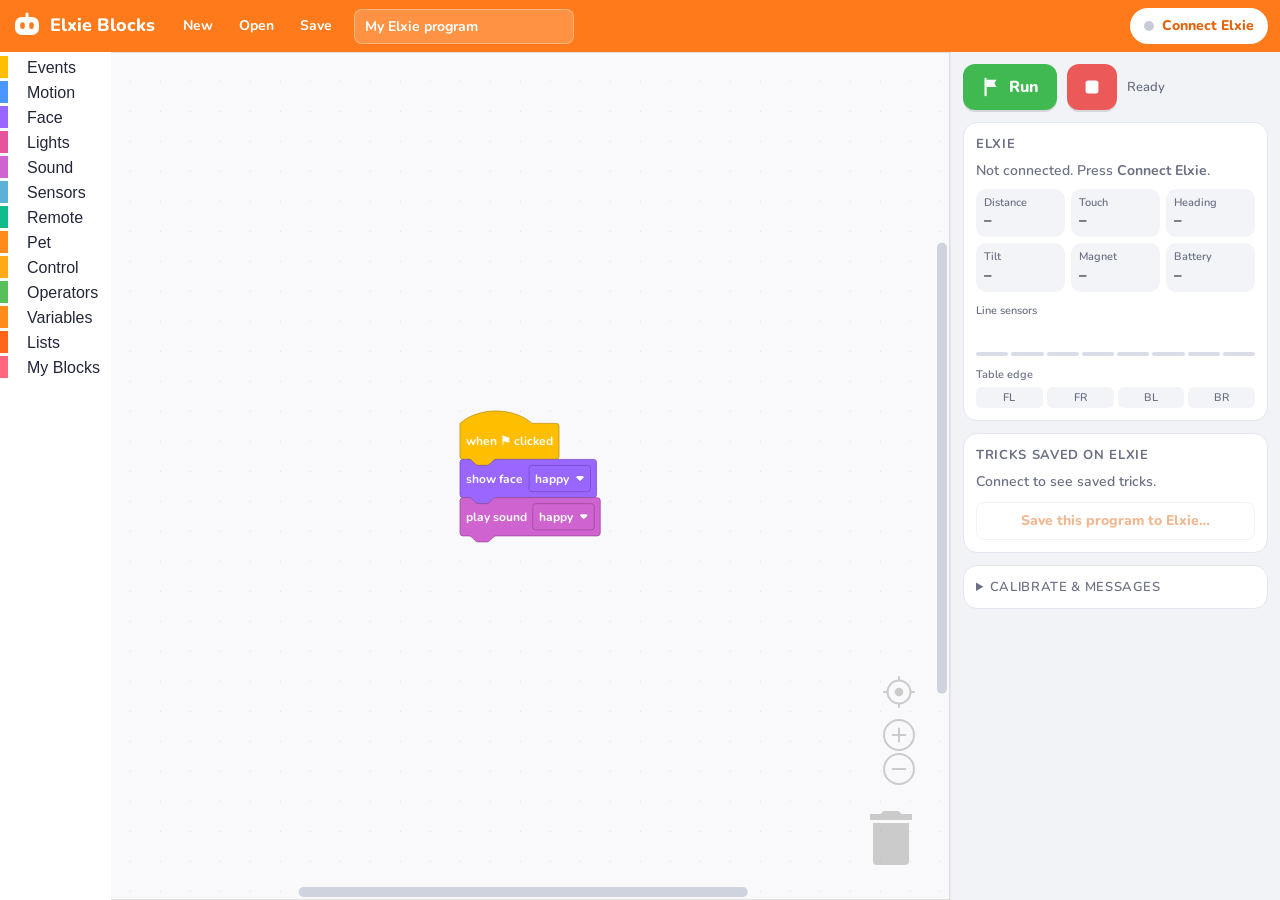
<file: blockcode/apps/studio/index.html>
<!doctype html>
<html lang="en">
<head>
<meta charset="utf-8">
<meta name="viewport" content="width=device-width, initial-scale=1">
<title>Elxie Blocks</title>
<link rel="preconnect" href="https://fonts.googleapis.com">
<link href="https://fonts.googleapis.com/css2?family=Nunito:wght@600;700;800&display=swap" rel="stylesheet">
<link rel="stylesheet" href="css/app.css">
</head>
<body>
<header class="menubar">
  <div class="brand"><svg viewBox="0 0 40 40" aria-hidden="true"><rect x="4" y="8" width="32" height="24" rx="9" fill="#fff"/><rect x="11" y="15" width="6" height="9" rx="3" fill="#FF7A1A"/><rect x="23" y="15" width="6" height="9" rx="3" fill="#FF7A1A"/><rect x="18" y="2" width="4" height="7" rx="2" fill="#fff"/></svg><span>Elxie Blocks</span></div>
  <nav class="menu">
    <button id="mNew" title="Start a new project">New</button>
    <button id="mOpen" title="Open a project from your computer">Open</button>
    <button id="mSave" title="Save this project to your computer">Save</button>
    <input type="file" id="fileIn" accept=".json,.elxie" hidden>
  </nav>
  <input id="projName" class="projname" value="My Elxie program" maxlength="40" aria-label="Project name">
  <div class="spacer"></div>
  <button id="btnConnect" class="connect"><span class="led" id="led"></span><span id="connText">Connect Elxie</span></button>
</header>

<div class="main">
  <div id="blocklyArea"><div id="blocklyDiv"></div></div>
  <aside class="side">
    <div class="runbar">
      <button id="btnRun" class="flag" title="Run on Elxie"><svg viewBox="0 0 24 24"><path d="M5 3v18" stroke="currentColor" stroke-width="2.4" stroke-linecap="round"/><path d="M6 4h11l-2.5 4L17 12H6z" fill="currentColor"/></svg>Run</button>
      <button id="btnStop" class="stop" title="Stop"><svg viewBox="0 0 24 24"><rect x="5" y="5" width="14" height="14" rx="3" fill="currentColor"/></svg></button>
      <span id="runState" class="runstate">Ready</span>
    </div>

    <section class="panel">
      <h3>Elxie</h3>
      <div id="robotInfo" class="muted">Not connected. Press <b>Connect Elxie</b>.</div>
      <div class="tiles" id="tiles"></div>
      <div class="linebox"><span class="tiny">Line sensors</span><div class="lineBars" id="lineBars"></div></div>
      <div class="linebox"><span class="tiny">Table edge</span><div class="edgeDots" id="edgeDots"></div></div>
    </section>

    <section class="panel" id="varPanel" hidden>
      <h3>Variables</h3>
      <div id="vars" class="vars"></div>
    </section>

    <section class="panel">
      <h3>Tricks saved on Elxie</h3>
      <div id="slots" class="muted">Connect to see saved tricks.</div>
      <button id="btnSaveRobot" class="wide" disabled>Save this program to Elxie…</button>
    </section>

    <section class="panel">
      <details>
        <summary>Calibrate &amp; messages</summary>
        <div class="row">
          <button data-cal="lineStart" disabled>Line: start</button><button data-cal="lineEnd" disabled>Line: done</button>
          <button data-cal="gyro" disabled>Gyro</button><button data-cal="compass" disabled>Compass</button>
        </div>
        <div id="log" class="log"></div>
      </details>
    </section>
  </aside>
</div>

<div id="toast" class="toast" role="status"></div>

<dialog id="dlgConnect">
  <h2>Connect Elxie</h2>
  <p class="muted">Turn Elxie on, then choose how to connect.</p>
  <div class="choices">
    <button id="cUsb" class="choice"><b>USB cable</b><small>Pick the "CP210x" port</small></button>
    <button id="cBle" class="choice"><b>Bluetooth</b><small>Pick "ELXIE-…"</small></button>
  </div>
  <form method="dialog"><button class="ghost">Cancel</button></form>
</dialog>

<dialog id="dlgSave">
  <h2>Save to Elxie</h2>
  <p class="muted">Saved tricks run without the computer: choose them on Elxie's screen.</p>
  <div id="saveSlots" class="saveSlots"></div>
  <label class="check"><input type="checkbox" id="saveAutorun"> Start this trick when Elxie turns on</label>
  <form method="dialog"><button class="ghost">Cancel</button></form>
</dialog>

<script src="vendor/blockly/blockly_compressed.js"></script>
<script src="vendor/blockly/blocks_compressed.js"></script>
<script src="vendor/blockly/en.js"></script>
<script src="js/spec.gen.js"></script>
<script src="js/assembler.js"></script>
<script src="js/blocks.js"></script>
<script src="js/compiler.js"></script>
<script src="js/link.js"></script>
<script src="js/app.js"></script>
</body>
</html>
</file>
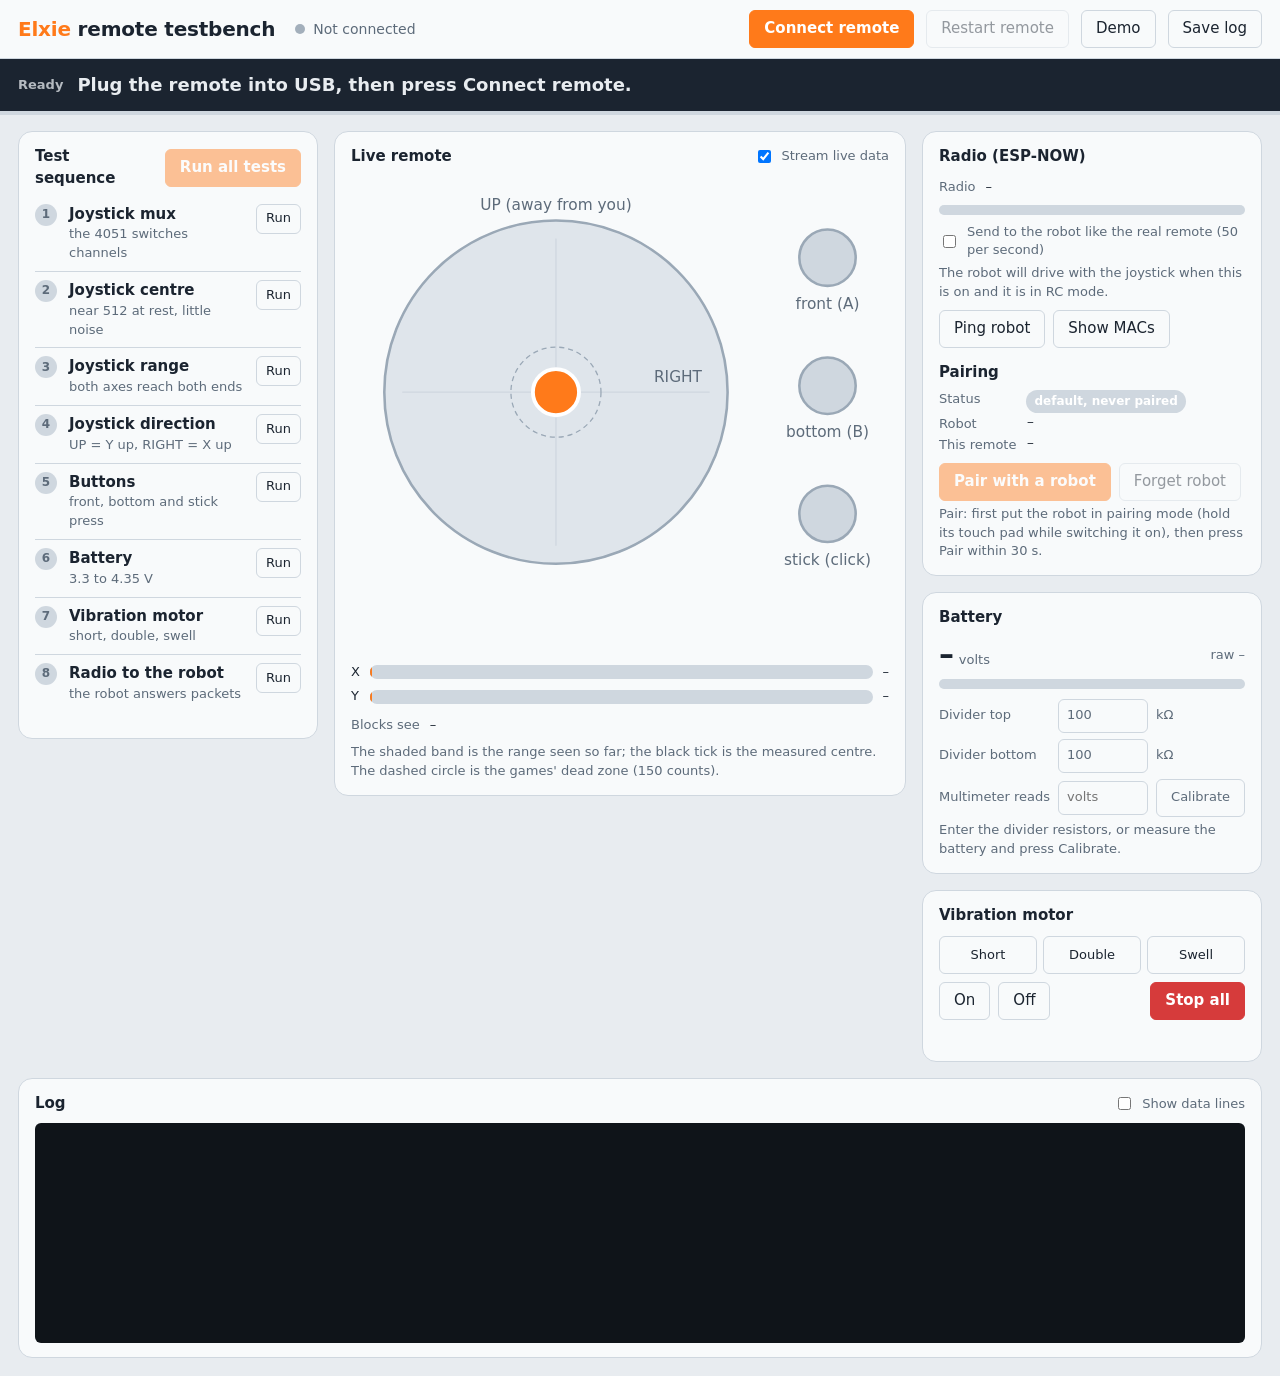
<file: tools/remote-testbench-ui/RemoteTestbench.html>
<!doctype html>
<html lang="en">
<head>
<meta charset="utf-8">
<meta name="viewport" content="width=device-width, initial-scale=1">
<title>Remote Testbench</title>
<style>
/* Elxie remote testbench dashboard: same look as tools/testbench-ui/ElxieTestbench.html */
:root{
  --bg:#e8ecf0; --panel:#f8fafb; --ink:#1b2430; --mute:#5d6b7a; --line:#cfd7df;
  --elx:#ff7a1a; --body:#dfe5eb; --bodyline:#9aa8b6;
  --pass:#1f9d55; --fail:#d63b3b; --warn:#c98a00; --check:#7a5af8; --idle:#a3afbb;
  --radius-sm:6px; --radius-lg:14px;
}
@media (prefers-color-scheme:dark){:root{
  --bg:#141a21; --panel:#1c242d; --ink:#e6ecf2; --mute:#94a3b3; --line:#2e3a46;
  --body:#24303b; --bodyline:#4a5a6a; --idle:#4f5d6b;
}}
*{box-sizing:border-box}
html,body{margin:0;background:var(--bg);color:var(--ink);font:15px/1.45 system-ui,"Segoe UI",Roboto,sans-serif}
button,input,select{font:inherit;color:inherit}
.num{font-variant-numeric:tabular-nums}
:focus-visible{outline:3px solid var(--elx);outline-offset:2px}

header{display:flex;align-items:center;gap:12px;padding:10px 18px;background:var(--panel);border-bottom:1px solid var(--line);flex-wrap:wrap}
header h1{font-size:20px;margin:0 8px 0 0;font-weight:800;letter-spacing:-.01em}
header h1 b{color:var(--elx)}
.conn{display:flex;align-items:center;gap:8px;color:var(--mute);font-size:14px}
.dot{width:10px;height:10px;border-radius:50%;background:var(--idle);flex:none}
.dot.on{background:var(--pass);box-shadow:0 0 0 4px color-mix(in srgb,var(--pass) 25%,transparent)}
.spacer{flex:1}
.btn{border:1px solid var(--line);background:var(--panel);border-radius:var(--radius-sm);padding:7px 14px;cursor:pointer;min-height:38px}
.btn:hover{border-color:var(--bodyline)}
.btn.primary{background:var(--elx);border-color:var(--elx);color:#fff;font-weight:700}
.btn.stop{background:var(--fail);border-color:var(--fail);color:#fff;font-weight:700}
.btn:disabled{opacity:.45;cursor:not-allowed}

#banner{display:flex;align-items:center;gap:14px;padding:12px 18px;font-size:18px;font-weight:700;background:var(--ink);color:var(--bg);min-height:52px}
#banner .step{font-size:13px;font-weight:600;opacity:.75;white-space:nowrap}
#banner.ask{background:var(--elx);color:#fff}
#bar{height:4px;background:var(--line)} #bar i{display:block;height:100%;width:0;background:var(--elx);transition:width .3s}

main{display:grid;grid-template-columns:300px minmax(360px,1fr) 340px;gap:16px;padding:16px 18px;align-items:start}
@media (max-width:1180px){main{grid-template-columns:300px 1fr}.instruments{grid-column:1/-1;display:grid;grid-template-columns:repeat(auto-fit,minmax(260px,1fr));gap:16px}}
@media (max-width:760px){main{grid-template-columns:1fr;padding:12px}}
section.panel{background:var(--panel);border:1px solid var(--line);border-radius:var(--radius-lg);padding:14px 16px}
h2{font-size:15px;margin:0 0 10px;font-weight:750}
.sub{color:var(--mute);font-size:13px}

#tests{list-style:none;margin:0;padding:0;counter-reset:t}
#tests li{display:grid;grid-template-columns:26px 1fr auto;gap:8px;align-items:start;padding:8px 0;border-top:1px solid var(--line)}
#tests li:first-child{border-top:0}
#tests li .n{counter-increment:t;width:22px;height:22px;border-radius:50%;display:grid;place-items:center;font-size:12px;font-weight:700;background:var(--line);color:var(--mute)}
#tests li .n::before{content:counter(t)}
#tests li.PASS .n{background:var(--pass);color:#fff} #tests li.FAIL .n{background:var(--fail);color:#fff}
#tests li.WARN .n{background:var(--warn);color:#fff} #tests li.CHECK .n{background:var(--check);color:#fff}
#tests li.running .n{background:var(--elx);color:#fff;animation:pulse 1s infinite}
@keyframes pulse{50%{box-shadow:0 0 0 6px color-mix(in srgb,var(--elx) 30%,transparent)}}
@media (prefers-reduced-motion:reduce){#tests li.running .n{animation:none}}
#tests .name{font-weight:650}
#tests .st{font-size:12px;font-weight:800;margin-left:6px}
#tests li.PASS .st{color:var(--pass)} #tests li.FAIL .st{color:var(--fail)} #tests li.WARN .st{color:var(--warn)} #tests li.CHECK .st{color:var(--check)}
#tests .d{font-size:13px;color:var(--mute);word-break:break-word}
#tests .run1{border:1px solid var(--line);background:none;border-radius:var(--radius-sm);padding:2px 9px;cursor:pointer;font-size:13px;min-height:30px}
.summary{display:flex;gap:6px;margin:12px 0 0;flex-wrap:wrap}
.chip{border-radius:999px;padding:3px 10px;font-size:13px;font-weight:700;background:var(--line)}
.chip.p{background:var(--pass);color:#fff}.chip.f{background:var(--fail);color:#fff}.chip.w{background:var(--warn);color:#fff}.chip.c{background:var(--check);color:#fff}

/* remote view */
#remote{width:100%;height:auto;display:block;max-height:560px}
#remote text{font-family:inherit;fill:var(--mute);font-size:12px}
#remote .val{fill:var(--ink);font-variant-numeric:tabular-nums;font-weight:650}
.axes{display:grid;grid-template-columns:auto 1fr auto;gap:6px 10px;align-items:center;margin-top:8px;font-size:13px}
.axes .track{position:relative;height:14px;border-radius:7px;background:var(--line);overflow:hidden}
.axes .track i{position:absolute;top:0;bottom:0;width:4px;margin-left:-2px;background:var(--elx);border-radius:2px}
.axes .track b{position:absolute;top:0;bottom:0;background:color-mix(in srgb,var(--elx) 22%,transparent)}
.axes .track s{position:absolute;top:-2px;bottom:-2px;width:2px;margin-left:-1px;background:var(--ink);opacity:.5}

.instruments{display:flex;flex-direction:column;gap:16px}
.row{display:flex;gap:14px;align-items:center}
.kv{display:grid;grid-template-columns:auto 1fr;gap:2px 10px;font-size:13px}
.kv span:nth-child(odd){color:var(--mute)}
.big{font-size:30px;font-weight:800;line-height:1}
.meter{height:10px;border-radius:5px;background:var(--line);overflow:hidden;margin-top:8px}
.meter i{display:block;height:100%;width:0;background:var(--pass);transition:width .2s}
.ctl{display:grid;grid-template-columns:repeat(3,1fr);gap:6px;margin-top:8px}
.ctl .btn{padding:6px 4px;font-size:13px}
label.inl{display:flex;align-items:center;gap:8px;font-size:13px;color:var(--mute);margin-top:8px}
.pill{display:inline-block;min-width:44px;text-align:center;border-radius:999px;padding:3px 8px;font-size:12px;font-weight:700;background:var(--line);color:var(--mute)}
.pill.on{background:var(--pass);color:#fff} .pill.bad{background:var(--fail);color:#fff} .pill.mid{background:var(--warn);color:#fff}
.kv span.pill{color:#fff}
.mac{font:13px ui-monospace,Consolas,monospace}
.calgrid{display:grid;grid-template-columns:auto minmax(0,1fr) auto;gap:6px 8px;align-items:center;font-size:13px;color:var(--mute);margin-top:10px}
.calgrid input{width:100%;min-height:34px;padding:4px 8px}

.logpanel{margin:0 18px 18px}
#log{height:220px;overflow:auto;background:#0f1419;color:#d8dee6;border-radius:var(--radius-sm);padding:8px 10px;font:12px/1.5 ui-monospace,Consolas,monospace;white-space:pre-wrap}
#log .PASS{color:#5ee08f} #log .FAIL{color:#ff8a8a} #log .WARN{color:#ffd166} #log .CHECK{color:#c3b2ff} #log .ask{color:#ffb070;font-weight:700} #log .me{color:#8fd3ff}
.hint{color:var(--mute);font-size:13px;margin:8px 0 0}
</style>
</head>
<body>
<header>
  <h1><b>Elxie</b> remote testbench</h1>
  <div class="conn"><span class="dot" id="dot"></span><span id="connText">Not connected</span></div>
  <div class="spacer"></div>
  <button class="btn primary" id="btnConnect">Connect remote</button>
  <button class="btn" id="btnReset" disabled title="Restart the remote (the full test run starts again)">Restart remote</button>
  <button class="btn" id="btnDemo" title="Show the dashboard with made-up data, no remote needed">Demo</button>
  <button class="btn" id="btnSave" title="Download everything the remote printed this session">Save log</button>
</header>
<div id="banner"><span class="step" id="stepText">Ready</span><span id="askText">Plug the remote into USB, then press Connect remote.</span></div>
<div id="bar"><i id="barFill"></i></div>

<main>
  <section class="panel" aria-labelledby="hTests">
    <div class="row" style="justify-content:space-between;margin-bottom:6px">
      <h2 id="hTests" style="margin:0">Test sequence</h2>
      <button class="btn primary" id="btnRunAll" disabled style="white-space:nowrap">Run all tests</button>
    </div>
    <ol id="tests"></ol>
    <div class="summary" id="summary"></div>
  </section>

  <section class="panel" aria-labelledby="hLive">
    <div class="row" style="justify-content:space-between">
      <h2 id="hLive" style="margin:0">Live remote</h2>
      <label class="inl" style="margin:0"><input type="checkbox" id="liveToggle" checked> Stream live data</label>
    </div>
    <svg id="remote" viewBox="0 0 420 380" role="img" aria-label="The remote's joystick and buttons, live"></svg>
    <div class="axes num">
      <span>X</span><div class="track" id="trX"><b></b><s></s><i></i></div><span id="vX">–</span>
      <span>Y</span><div class="track" id="trY"><b></b><s></s><i></i></div><span id="vY">–</span>
    </div>
    <div class="kv num" id="seesKv" style="margin-top:10px"><span>Blocks see</span><span>–</span></div>
    <p class="hint">The shaded band is the range seen so far; the black tick is the measured centre. The dashed circle is the games' dead zone (150 counts).</p>
  </section>

  <div class="instruments">
    <section class="panel" aria-labelledby="hRadio">
      <h2 id="hRadio">Radio (ESP-NOW)</h2>
      <div class="kv num" id="radioKv"><span>Radio</span><span>–</span></div>
      <div class="meter" title="Packets the robot answered"><i id="ackBar"></i></div>
      <label class="inl"><input type="checkbox" id="linkToggle"> Send to the robot like the real remote (50 per second)</label>
      <div class="sub" style="margin-top:4px">The robot will drive with the joystick when this is on and it is in RC mode.</div>
      <div class="row" style="margin-top:8px;gap:8px;flex-wrap:wrap"><button class="btn" id="btnPing">Ping robot</button><button class="btn" id="btnMac">Show MACs</button></div>
      <h2 style="margin:14px 0 6px">Pairing</h2>
      <div class="kv num" id="pairKv"><span>Robot</span><span>–</span></div>
      <div class="row" style="margin-top:8px;gap:8px;flex-wrap:wrap"><button class="btn primary" id="btnPair">Pair with a robot</button><button class="btn" id="btnForget">Forget robot</button></div>
      <div class="sub" style="margin-top:4px">Pair: first put the robot in pairing mode (hold its touch pad while switching it on), then press Pair within 30 s.</div>
    </section>

    <section class="panel" aria-labelledby="hBatt">
      <h2 id="hBatt">Battery</h2>
      <div class="row" style="justify-content:space-between">
        <div><span class="big num" id="battV">–</span> <span class="sub">volts</span></div>
        <div class="sub num" style="text-align:right" id="battRaw">raw –</div>
      </div>
      <div class="meter"><i id="battBar"></i></div>
      <div class="calgrid">
        <span>Divider top</span><input class="btn num" id="rTop" type="number" min="0" step="1" value="100"><span>k&Omega;</span>
        <span>Divider bottom</span><input class="btn num" id="rBot" type="number" min="1" step="1" value="100"><span>k&Omega;</span>
        <span>Multimeter reads</span><input class="btn num" id="meterV" type="number" min="0" step="0.01" placeholder="volts"><button class="btn" id="btnCal">Calibrate</button>
      </div>
      <div class="sub" id="battNote" style="margin-top:4px">Enter the divider resistors, or measure the battery and press Calibrate.</div>
    </section>

    <section class="panel" aria-labelledby="hVib">
      <h2 id="hVib">Vibration motor</h2>
      <div class="ctl">
        <button class="btn" data-b="short">Short</button><button class="btn" data-b="heart">Double</button><button class="btn" data-b="sine">Swell</button>
      </div>
      <div class="row" style="margin-top:8px;gap:8px">
        <button class="btn" data-b="on">On</button><button class="btn" data-b="off">Off</button>
        <div class="spacer"></div><button class="btn stop" id="btnStop">Stop all</button>
      </div>
      <div class="sub" id="ackText" style="margin-top:8px">&nbsp;</div>
    </section>
  </div>
</main>

<section class="panel logpanel" aria-labelledby="hLog">
  <div class="row" style="justify-content:space-between;margin-bottom:8px">
    <h2 id="hLog" style="margin:0">Log</h2>
    <label class="inl" style="margin:0"><input type="checkbox" id="showData"> Show data lines</label>
  </div>
  <div id="log" aria-live="off"></div>
</section>

<script>
'use strict';
const $ = (id) => document.getElementById(id);
const TESTS = [
  ['adc', 'Joystick mux', 'the 4051 switches channels'],
  ['centre', 'Joystick centre', 'near 512 at rest, little noise'],
  ['joyrange', 'Joystick range', 'both axes reach both ends'],
  ['joydir', 'Joystick direction', 'UP = Y up, RIGHT = X up'],
  ['buttons', 'Buttons', 'front, bottom and stick press'],
  ['battery', 'Battery', '3.3 to 4.35 V'],
  ['motor', 'Vibration motor', 'short, double, swell'],
  ['radio', 'Radio to the robot', 'the robot answers packets'],
];
const state = { results: {}, running: null, runningAll: false, connected: false, demo: null, cx: 512, cy: 512,
  x0: 1023, x1: 0, y0: 1023, y1: 0 };
const logLines = [];
const t0 = performance.now();

// ------------------------------------------------------------ test list
function buildTests() {
  const ol = $('tests'); ol.innerHTML = '';
  for (const [id, name, what] of TESTS) {
    const li = document.createElement('li'); li.id = 't_' + id;
    li.innerHTML = `<span class="n" aria-hidden="true"></span><div><span class="name">${name}</span><span class="st"></span><div class="d">${what}</div></div>` +
      `<button class="run1" data-id="${id}" disabled aria-label="Run the ${name} test">Run</button>`;
    ol.appendChild(li);
  }
  ol.addEventListener('click', (e) => { const b = e.target.closest('.run1'); if (b) send('run ' + b.dataset.id); });
}
function setTest(id, st, detail) {
  const li = $('t_' + id); if (!li) return;
  li.className = st || '';
  li.querySelector('.st').textContent = st && st !== 'running' ? st : '';
  if (detail !== undefined) li.querySelector('.d').textContent = detail;
}
function summary(c) {
  $('summary').innerHTML = c ? `<span class="chip p">${c.pass} pass</span><span class="chip f">${c.fail} fail</span><span class="chip w">${c.warn} warn</span><span class="chip c">${c.check} check</span>` +
    (c.secs !== undefined ? `<span class="chip">${c.secs} s</span>` : '') : '';
}

// ------------------------------------------------------------ remote drawing (SVG)
const NS = 'http://www.w3.org/2000/svg';
const el = (tag, attrs, parent) => { const e = document.createElementNS(NS, tag); for (const k in attrs) e.setAttribute(k, attrs[k]); if (parent) parent.appendChild(e); return e; };
const R = 120, PX = 160, PY = 175;  // joystick pad radius and centre
const vis = {};
function buildRemote() {
  const svg = $('remote');
  // pad
  el('circle', { cx: PX, cy: PY, r: R + 14, fill: 'var(--body)', stroke: 'var(--bodyline)', 'stroke-width': 2 }, svg);
  el('line', { x1: PX - R, x2: PX + R, y1: PY, y2: PY, stroke: 'var(--line)' }, svg);
  el('line', { x1: PX, x2: PX, y1: PY - R, y2: PY + R, stroke: 'var(--line)' }, svg);
  vis.dead = el('circle', { cx: PX, cy: PY, r: R * 150 / 512, fill: 'none', stroke: 'var(--bodyline)', 'stroke-dasharray': '4 3' }, svg);
  vis.range = el('rect', { x: PX, y: PY, width: 0, height: 0, fill: 'none', stroke: 'var(--elx)', 'stroke-width': 1.5, opacity: .7 }, svg);
  vis.trail = el('polyline', { points: '', fill: 'none', stroke: 'var(--elx)', 'stroke-width': 2, opacity: .35, 'stroke-linejoin': 'round' }, svg);
  vis.knob = el('circle', { cx: PX, cy: PY, r: 18, fill: 'var(--elx)', stroke: '#fff', 'stroke-width': 3 }, svg);
  el('text', { x: PX, y: PY - R - 22, 'text-anchor': 'middle' }, svg).textContent = 'UP (away from you)';
  el('text', { x: PX + R - 6, y: PY - 8, 'text-anchor': 'end' }, svg).textContent = 'RIGHT';
  vis.xy = el('text', { x: PX, y: PY + R + 34, 'text-anchor': 'middle', class: 'val' }, svg);
  // buttons
  const bx = 372;
  const mk = (y, label, key) => {
    vis[key] = el('circle', { cx: bx, cy: y, r: 22, fill: 'var(--line)', stroke: 'var(--bodyline)', 'stroke-width': 2 }, svg);
    el('text', { x: bx, y: y + 40, 'text-anchor': 'middle' }, svg).textContent = label;
  };
  mk(70, 'front (A)', 'b1'); mk(170, 'bottom (B)', 'b2'); mk(270, 'stick (click)', 'sw');
}
const trail = [];
function drawJoy(x, y) {
  const nx = Math.max(-1, Math.min(1, (x - state.cx) / 512)), ny = Math.max(-1, Math.min(1, (y - state.cy) / 512));
  const px = PX + nx * R, py = PY - ny * R;  // UP = Y going up
  vis.knob.setAttribute('cx', px); vis.knob.setAttribute('cy', py);
  trail.push(`${px.toFixed(1)},${py.toFixed(1)}`); if (trail.length > 40) trail.shift();
  vis.trail.setAttribute('points', trail.join(' '));
  state.x0 = Math.min(state.x0, x); state.x1 = Math.max(state.x1, x); state.y0 = Math.min(state.y0, y); state.y1 = Math.max(state.y1, y);
  const rx0 = PX + (state.x0 - state.cx) / 512 * R, rx1 = PX + (state.x1 - state.cx) / 512 * R;
  const ry0 = PY - (state.y1 - state.cy) / 512 * R, ry1 = PY - (state.y0 - state.cy) / 512 * R;
  vis.range.setAttribute('x', rx0); vis.range.setAttribute('width', Math.max(0, rx1 - rx0));
  vis.range.setAttribute('y', ry0); vis.range.setAttribute('height', Math.max(0, ry1 - ry0));
  vis.xy.textContent = `X ${x}   Y ${y}`;
  for (const [k, v, lo, hi, c] of [['X', x, state.x0, state.x1, state.cx], ['Y', y, state.y0, state.y1, state.cy]]) {
    const tr = $('tr' + k);
    tr.querySelector('i').style.left = (v / 1023 * 100) + '%';
    tr.querySelector('b').style.left = (lo / 1023 * 100) + '%'; tr.querySelector('b').style.width = (Math.max(0, hi - lo) / 1023 * 100) + '%';
    tr.querySelector('s').style.left = (c / 1023 * 100) + '%';
    $('v' + k).textContent = `${v}  (${lo <= hi ? lo + '..' + hi : '–'})`;
  }
  // what the robot makes of it (Home firmware blocks: dead zone 60, full scale 450; games: dead zone 150)
  const blk = (raw) => { let d = raw - 512; if (Math.abs(d) < 60) d = 0; return Math.max(-100, Math.min(100, Math.trunc(d * 100 / 450))); };
  const game = (raw) => { let d = raw - 512; if (Math.abs(d) < 150) d = 0; return Math.max(-200, Math.min(200, Math.round(d * 200 / 512))); };
  $('seesKv').innerHTML = `<span>Blocks see</span><span>joystick X ${blk(x)}, Y ${blk(y)} (−100..100)</span><span>Games see</span><span>turn ${game(x)}, forward ${game(y)} (−200..200)</span>`;
}
function setBtn(key, on) { vis[key].setAttribute('fill', on ? 'var(--elx)' : 'var(--line)'); }

// ------------------------------------------------------------ battery
function battFactor() {
  const cal = parseFloat(localStorage.getItem('elxRemoteBattCal') || '');
  if (cal > 0) return { f: cal, how: 'multimeter calibration' };
  const top = +$('rTop').value || 0, bot = +$('rBot').value || 1;
  // plain divider x 0.972 ADC gain correction (same maths as the firmware, measured Oct 2026)
  return { f: 3.2 / 1023 * (top + bot) / bot * 0.972, how: top ? `divider ${top} k / ${bot} k, BATT_CAL 0.972` : 'no divider entered (voltage at A0 only)' };
}
// Remote cell: straight line, 4.10 V = 100 %, 3.65 V = 0 % (same as batteryPercent() in REMOTE_espnow.ino)
function liIonPct(v) {
  return Math.max(0, Math.min(100, Math.round((v - 3.65) / (4.10 - 3.65) * 100)));
}
function battFactorNoCal() {
  const top = +$('rTop').value || 0, bot = +$('rBot').value || 1;
  return 3.2 / 1023 * (top + bot) / bot;  // without BATT_CAL: the Calibrate result IS the firmware's BATT_CAL
}
let lastBatRaw = 0;
function showBattery(raw) {
  lastBatRaw = raw;
  const { f, how } = battFactor();
  const v = raw * f;
  $('battV').textContent = v.toFixed(2);
  $('battRaw').textContent = `raw ${raw} · ${(raw * 3.2 / 1023).toFixed(2)} V at A0`;
  const pct = liIonPct(v);
  $('battBar').style.width = pct + '%';
  $('battBar').style.background = pct < 20 ? 'var(--fail)' : pct < 45 ? 'var(--warn)' : 'var(--pass)';
  const calNote = (() => { try { return localStorage.getItem('elxRemoteBattCal'); } catch (e) { return null; } })() ? ` For the firmware: BATT_CAL = ${(f / battFactorNoCal()).toFixed(3)} in REMOTE_espnow.ino.` : '';
  $('battNote').textContent = `${pct}% charged. Using ${how}. Factor ${f.toFixed(5)} V per count.${calNote}`;
}

// ------------------------------------------------------------ live data
let lastLive = 0;
function onLive(d) {
  lastLive = performance.now();
  drawJoy(d.x, d.y);
  setBtn('b1', d.b1); setBtn('b2', d.b2); setBtn('sw', d.sw);
  showBattery(d.bat);
  const ack = d.ack < 0 ? null : d.ack;
  const pill = (txt, cls) => `<span class="pill ${cls}">${txt}</span>`;
  $('radioKv').innerHTML =
    `<span>Radio</span><span>${d.radio ? pill('ESP-NOW on', 'on') : pill('failed', 'bad')}</span>` +
    `<span>This remote</span><span class="mac">${state.me || '–'}</span>` +
    `<span>Sends to</span><span class="mac">${state.robot || '90:70:69:14:D4:38'}${state.paired === false ? ' (default)' : ''}</span>` +
    `<span>Sending</span><span>${d.tx.toFixed(0)} packets/s${d.link ? ' (like the real remote)' : ''}</span>` +
    `<span>Robot answers</span><span>${ack === null ? '– (nothing sent this second)' : ack.toFixed(0) + ' %'}</span>` +
    `<span>Total</span><span>${d.acked} of ${d.sent} answered</span>` +
    `<span>From robot</span><span>${d.fb} alert packets, last ${['OK', 'obstacle', 'drop'][d.alert] || d.alert}</span>`;
  $('ackBar').style.width = (ack === null ? 0 : ack) + '%';
  $('ackBar').style.background = ack === null ? 'var(--idle)' : ack > 75 ? 'var(--pass)' : ack > 0 ? 'var(--warn)' : 'var(--fail)';
  $('linkToggle').checked = !!d.link;
}

// ------------------------------------------------------------ messages from the remote
function handleLine(line) {
  if (line.startsWith('@')) {
    let m; try { m = JSON.parse(line.slice(1)); } catch (e) { return; }
    if ($('showData').checked && (m.t !== 'live' || Math.random() < 0.1)) addLog(line, 'me');
    handleMsg(m); return;
  }
  let cls = '';
  const r = /^RESULT\s+\S+\s+(PASS|FAIL|WARN|CHECK)/.exec(line) || /^\s+(PASS|FAIL|WARN|CHECK) /.exec(line);
  if (r) cls = r[1]; else if (line.startsWith('>>>')) cls = 'ask';
  addLog(line, cls);
}
function handleMsg(m) {
  switch (m.t) {
    case 'live': onLive(m); break;
    case 'hello': state.me = m.me; if (m.robot) { state.robot = m.robot; state.paired = !!m.paired; showPair(); } banner('Connected', `Remote testbench ${m.v} is running. The tests start by themselves after a restart.`); break;
    case 'mac': state.me = m.me; state.robot = m.robot; if (m.paired !== undefined) state.paired = !!m.paired; showPair(); addLog(`MAC: this remote ${m.me}, sends to robot ${m.robot}`, 'me'); break;
    case 'cal':
      if (m.cx !== undefined) { state.cx = m.cx; state.cy = m.cy; }
      if (m.x0 !== undefined) { state.x0 = m.x0; state.x1 = m.x1; state.y0 = m.y0; state.y1 = m.y1; }
      break;
    case 'start':
      state.runningAll = true; state.results = {}; summary(null);
      for (const [id, , what] of TESTS) setTest(id, '', what);
      banner('Starting', `Running all ${TESTS.length} tests. Follow the orange instructions.`);
      progress(0); setBusy(true); break;
    case 'test': {
      state.running = m.id; setTest(m.id, 'running');
      const i = TESTS.findIndex((t) => t[0] === m.id);
      if (m.id === 'joyrange') { state.x0 = 1023; state.x1 = 0; state.y0 = 1023; state.y1 = 0; }
      banner(`Test ${i + 1} of ${TESTS.length}`, m.title); progress(state.runningAll ? i / TESTS.length : 0); setBusy(true); break;
    }
    case 'ask': banner(null, m.m, true); break;
    case 'res': state.results[m.id] = m.st; setTest(m.id, m.st, m.d); break;
    case 'end': state.running = null; setBusy(false); banner('Done', `${testName(m.id)} test finished.`); break;
    case 'done':
      state.runningAll = false; state.running = null; setBusy(false); progress(1); summary(m);
      banner('Finished', m.fail ? `${m.fail} test(s) failed. Read the red lines, fix, then run again.` : 'All tests ran. Confirm the purple CHECK item by feel.');
      break;
    case 'pair':
      if (m.robot) state.robot = m.robot;
      if (m.st === 'searching') { state.pairing = true; banner('Pairing', 'Looking for a robot in pairing mode (30 s)...', true); }
      else {
        state.pairing = false;
        if (m.st === 'ok') { state.paired = true; banner('Paired', `This remote now talks to robot ${m.robot}.`); }
        else if (m.st === 'fail') banner('Not paired', `No robot answered. Still talking to ${m.robot}. Is the robot in pairing mode (blue blinking)?`);
        else if (m.st === 'forgotten') { state.paired = false; banner('Forgotten', `Back to the default robot ${m.robot}.`); }
      }
      showPair(); break;
    case 'ack': $('ackText').textContent = 'Remote: ' + m.m; break;
    case 'err': $('ackText').textContent = 'Remote says: ' + m.m; break;
  }
}
function showPair() {
  const st = state.pairing ? '<span class="pill mid">searching…</span>' : state.paired ? '<span class="pill on">paired</span>' : '<span class="pill">default, never paired</span>';
  $('pairKv').innerHTML = `<span>Status</span><span>${st}</span><span>Robot</span><span class="mac">${state.robot || '–'}</span><span>This remote</span><span class="mac">${state.me || '–'}</span>`;
  $('btnPair').disabled = !!state.pairing || !state.connected; $('btnForget').disabled = !!state.pairing || !state.connected;
}
const testName = (id) => (TESTS.find((t) => t[0] === id) || [id, id])[1];
function banner(step, text, ask) {
  if (step !== null) $('stepText').textContent = step;
  $('askText').textContent = text;
  $('banner').classList.toggle('ask', !!ask);
}
function progress(f) { $('barFill').style.width = (f * 100).toFixed(0) + '%'; }
function setBusy(b) {
  $('btnRunAll').disabled = b || !state.connected;
  document.querySelectorAll('.run1').forEach((x) => (x.disabled = b || !state.connected));
}
function addLog(text, cls) {
  const ts = ((performance.now() - t0) / 1000).toFixed(1);
  logLines.push(`[${ts.padStart(6)}s] ${text}`);
  const box = $('log');
  const atEnd = box.scrollTop + box.clientHeight >= box.scrollHeight - 30;
  const d = document.createElement('div'); if (cls) d.className = cls; d.textContent = text; box.appendChild(d);
  while (box.childNodes.length > 2000) box.removeChild(box.firstChild);
  if (atEnd) box.scrollTop = box.scrollHeight;
}

// ------------------------------------------------------------ serial link (Web Serial)
let port = null, writer = null, reading = false;
async function connect() {
  if (!('serial' in navigator)) { banner('Not supported', 'This browser cannot use USB. Open this page in Microsoft Edge or Google Chrome.'); return; }
  try {
    port = await navigator.serial.requestPort();
    await port.open({ baudRate: 115200, bufferSize: 65536 });
    try { await port.setSignals({ dataTerminalReady: false, requestToSend: false }); } catch (e) {}
  } catch (e) { banner('Not connected', e.message.includes('open') ? 'That port is busy. Close serial monitors or REMOTE_TESTBENCH.bat, then try again.' : 'No port chosen.'); port = null; return; }
  stopDemo();
  writer = port.writable.getWriter();
  state.connected = true; setBusy(false); $('btnReset').disabled = false; showPair();
  $('dot').classList.add('on'); $('connText').textContent = 'Connected';
  $('btnConnect').textContent = 'Disconnect';
  banner('Connected', 'Waiting for data from the remote. If nothing appears, press Restart remote.');
  addLog('--- connected ---', 'me');
  readLoop();
  setTimeout(() => send('mac'), 500);
}
async function readLoop() {
  reading = true;
  const decoder = new TextDecoder();
  let buf = '';
  while (port && port.readable && reading) {
    const reader = port.readable.getReader();
    try {
      for (;;) {
        const { value, done } = await reader.read();
        if (done) break;
        buf += decoder.decode(value, { stream: true });
        let i;
        while ((i = buf.indexOf('\n')) >= 0) { const line = buf.slice(0, i).replace(/\r$/, ''); buf = buf.slice(i + 1); if (line) handleLine(line); }
      }
    } catch (e) { addLog('--- read error: ' + e.message, 'FAIL'); break; }
    finally { reader.releaseLock(); }
  }
  if (state.connected) disconnect();
}
async function disconnect() {
  reading = false; state.connected = false;
  try { if (writer) { writer.releaseLock(); writer = null; } } catch (e) {}
  try { if (port) await port.close(); } catch (e) {}
  port = null;
  $('dot').classList.remove('on'); $('connText').textContent = 'Not connected'; $('btnConnect').textContent = 'Connect remote';
  $('btnReset').disabled = true; setBusy(false);
  banner('Disconnected', 'Press Connect remote to reconnect.');
}
async function send(cmd) {
  if (state.demo) { demoCommand(cmd); return; }
  if (!writer) { $('ackText').textContent = 'Connect the remote first.'; return; }
  addLog('> ' + cmd, 'me');
  await writer.write(new TextEncoder().encode(cmd + '\n'));
}
async function restart() {  // D1 Mini: RTS pulls RST low (like esptool's hard reset)
  if (!port) return;
  addLog('--- restarting the remote ---', 'me');
  await port.setSignals({ dataTerminalReady: false, requestToSend: true });
  await new Promise((r) => setTimeout(r, 120));
  await port.setSignals({ dataTerminalReady: false, requestToSend: false });
}

// ------------------------------------------------------------ demo (no remote)
function startDemo() {
  if (state.connected) return;
  if (state.demo) { stopDemo(); return; }
  $('btnDemo').textContent = 'Stop demo';
  $('connText').textContent = 'Demo data'; $('dot').classList.add('on');
  state.connected = true; setBusy(false); state.me = '5C:CF:7F:12:34:56'; state.robot = '90:70:69:14:D4:38'; state.paired = false; showPair();
  let k = 0, sent = 0, acked = 0;
  state.demo = setInterval(() => {
    k++;
    const link = !!state.demoLink;
    if (link) { sent += 2; acked += Math.random() < 0.95 ? 2 : 1; }
    handleMsg({ t: 'live', ms: k * 50, x: Math.round(512 + 470 * Math.cos(k / 14)), y: Math.round(520 + 460 * Math.sin(k / 14)),
      b1: k % 60 < 6 ? 1 : 0, b2: k % 90 < 6 ? 1 : 0, sw: k % 120 < 6 ? 1 : 0, bat: 845, radio: 1, link: link ? 1 : 0,
      tx: link ? 50 : 0, ack: link ? 96 : -1, sent, acked, fb: 3, alert: 0 });
  }, 50);
}
function stopDemo() {
  if (!state.demo) return;
  clearInterval(state.demo); state.demo = null; clearTimeout(state.demoRun);
  state.connected = false; setBusy(false);
  $('btnDemo').textContent = 'Demo'; $('connText').textContent = 'Not connected'; $('dot').classList.remove('on');
}
function demoCommand(cmd) {
  const [c, a] = cmd.split(' ');
  if (c === 'link') state.demoLink = a === '1';
  if (c === 'pair') { handleMsg({ t: 'pair', st: 'searching' }); state.demoRun = setTimeout(() => handleMsg({ t: 'pair', st: 'ok', robot: '90:70:69:2A:11:7C' }), 2500); return; }
  if (c === 'forget') { handleMsg({ t: 'pair', st: 'forgotten', robot: '90:70:69:14:D4:38' }); return; }
  if (c !== 'run') { handleMsg({ t: 'ack', m: cmd }); return; }
  const ids = a && a !== 'all' ? [a] : TESTS.map((t) => t[0]);
  const fake = { adc: ['PASS', 'mux switches channels: X 509, Y 518, battery 845'], centre: ['PASS', 'centre X 509, Y 518, noise 6 counts'],
    joyrange: ['PASS', 'X 14..1012, Y 31..1009'], joydir: ['PASS', 'UP moved Y+, RIGHT moved X+, as the robot expects'],
    buttons: ['PASS', 'front, bottom and stick press all seen'], battery: ['WARN', 'raw 845 = 2.64 V at A0 (divider not set in the testbench yet)'],
    motor: ['CHECK', 'confirm you felt a short buzz, a double buzz and a soft swell'], radio: ['PASS', 'robot 90:70:69:14:D4:38 answered 40 of 40 packets'] };
  if (ids.length > 1) handleMsg({ t: 'start', n: TESTS.length });
  let i = 0;
  const step = () => {
    if (i >= ids.length) {
      if (ids.length > 1) { const s = { pass: 0, fail: 0, warn: 0, check: 0 }; ids.forEach((id) => s[fake[id][0].toLowerCase()]++); handleMsg({ t: 'done', ...s, secs: 52 }); }
      else handleMsg({ t: 'end', id: ids[0] });
      return;
    }
    const id = ids[i];
    handleMsg({ t: 'test', id, title: testName(id) });
    state.demoRun = setTimeout(() => { handleLine(`RESULT ${id.padEnd(9)} ${fake[id][0].padEnd(5)} ${fake[id][1]}`); handleMsg({ t: 'res', id, st: fake[id][0], d: fake[id][1] }); i++; step(); }, 600);
  };
  step();
}

// ------------------------------------------------------------ wiring
buildTests(); buildRemote(); showPair();
$('btnConnect').onclick = () => (state.connected && !state.demo ? disconnect() : connect());
$('btnReset').onclick = restart;
$('btnDemo').onclick = startDemo;
$('btnRunAll').onclick = () => send('run');
$('liveToggle').onchange = (e) => send('live ' + (e.target.checked ? 1 : 0));
$('linkToggle').onchange = (e) => send('link ' + (e.target.checked ? 1 : 0));
$('btnPing').onclick = () => send('ping');
$('btnMac').onclick = () => send('mac');
$('btnPair').onclick = () => send('pair');
$('btnForget').onclick = () => send('forget');
document.querySelectorAll('[data-b]').forEach((b) => (b.onclick = () => send('buzz ' + b.dataset.b)));
$('btnStop').onclick = () => { $('linkToggle').checked = false; send('stop'); };
for (const id of ['rTop', 'rBot']) {
  try { const v = localStorage.getItem('elxRemote_' + id); if (v) $(id).value = v; } catch (e) {}
  $(id).oninput = () => { try { localStorage.setItem('elxRemote_' + id, $(id).value); localStorage.removeItem('elxRemoteBattCal'); } catch (e) {} showBattery(lastBatRaw); };
}
$('btnCal').onclick = () => {
  const v = parseFloat($('meterV').value);
  if (!(v > 0) || !lastBatRaw) { $('battNote').textContent = 'Connect the remote, measure the battery with a multimeter, type the volts, then press Calibrate.'; return; }
  try { localStorage.setItem('elxRemoteBattCal', String(v / lastBatRaw)); } catch (e) {}
  showBattery(lastBatRaw);
  addLog(`battery calibrated: ${v} V = raw ${lastBatRaw} (factor ${(v / lastBatRaw).toFixed(5)})`, 'me');
};
$('btnSave').onclick = () => {
  const name = 'remote_testbench_' + new Date().toISOString().replace(/[-:]/g, '').replace('T', '_').slice(0, 15) + '.log';
  const blob = new Blob([logLines.join('\r\n') + '\r\n'], { type: 'text/plain' });
  const a = document.createElement('a'); a.href = URL.createObjectURL(blob); a.download = name; a.click(); URL.revokeObjectURL(a.href);
};
setInterval(() => { if (state.connected && !state.demo && lastLive && performance.now() - lastLive > 3000) $('connText').textContent = 'Connected, but no live data. Is the remote testbench flashed?'; else if (state.connected && !state.demo) $('connText').textContent = 'Connected'; }, 1000);
if (new URLSearchParams(location.search).has('demo')) startDemo();
</script>
</body>
</html>
</file>
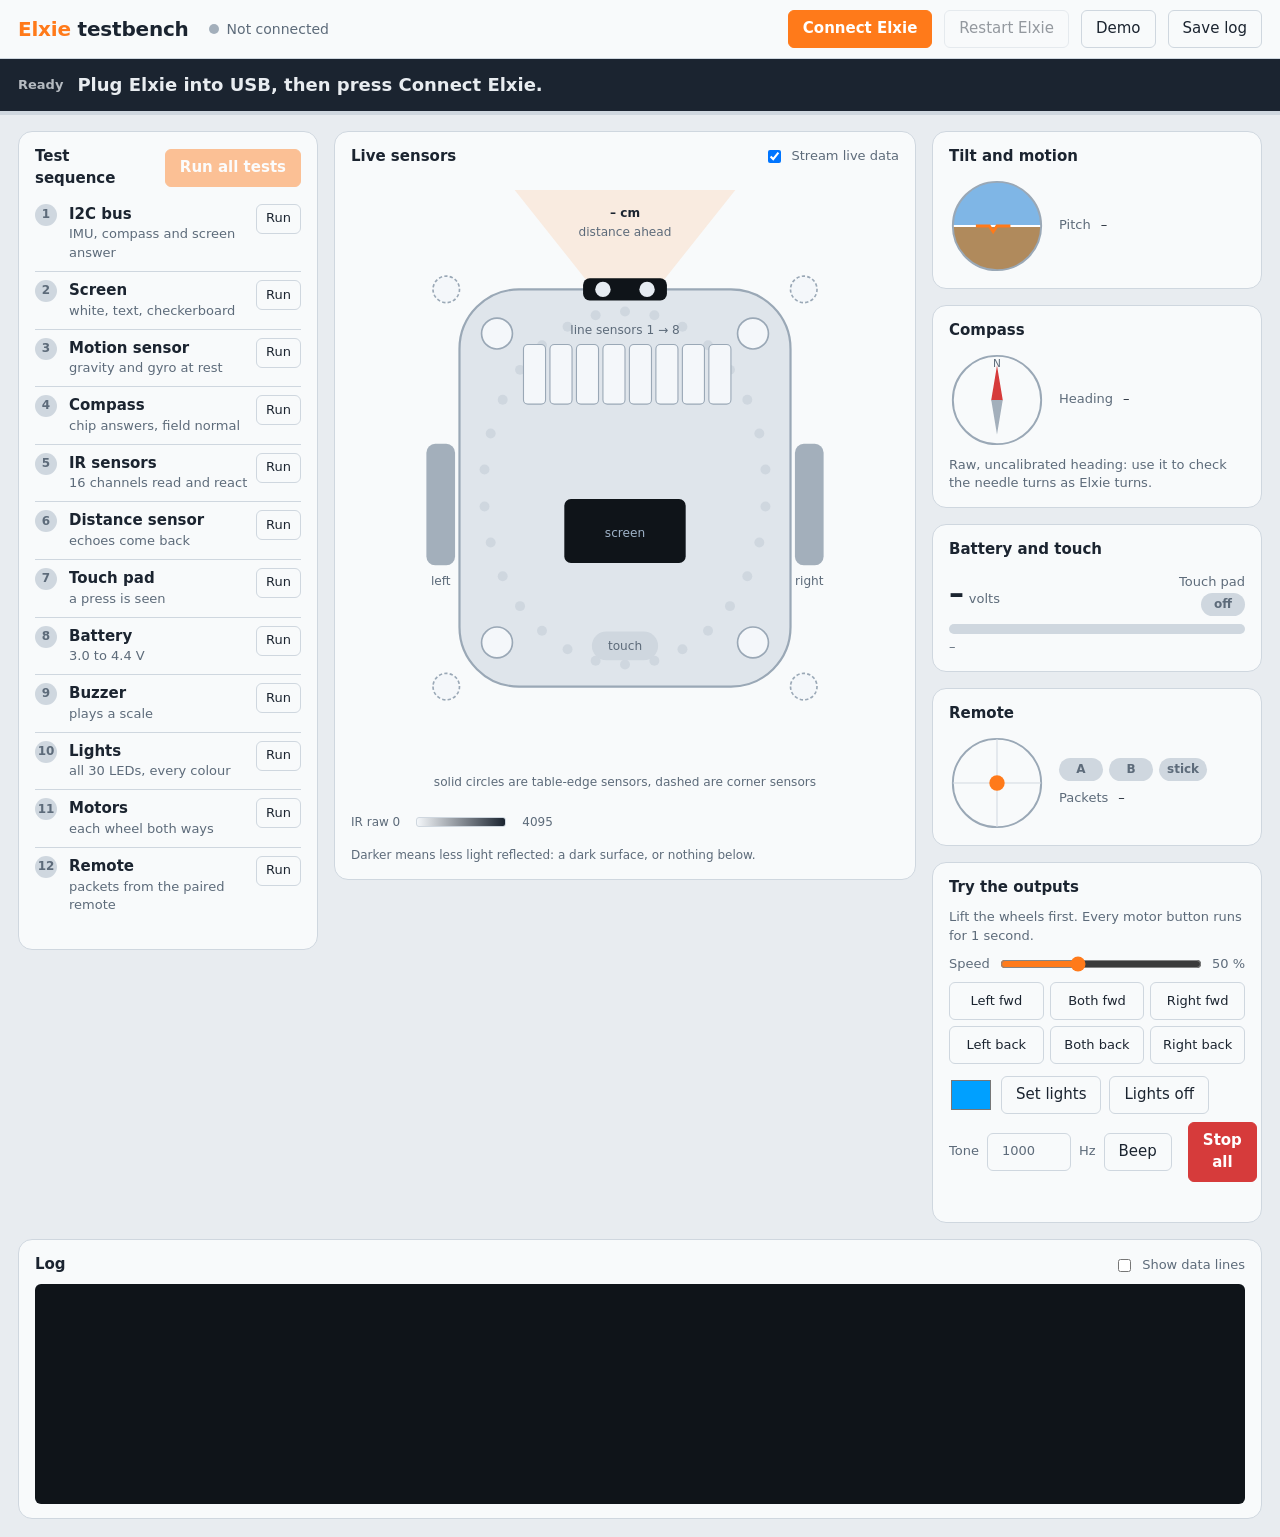
<file: tools/testbench-ui/ElxieTestbench.html>
<!doctype html>
<html lang="en">
<head>
<meta charset="utf-8">
<meta name="viewport" content="width=device-width, initial-scale=1">
<title>Elxie Testbench</title>
<style>
/* Elxie testbench dashboard: the robot drawn from above, every sensor where it really sits. */
:root{
  --bg:#e8ecf0; --panel:#f8fafb; --ink:#1b2430; --mute:#5d6b7a; --line:#cfd7df;
  --elx:#ff7a1a; --body:#dfe5eb; --bodyline:#9aa8b6;
  --pass:#1f9d55; --fail:#d63b3b; --warn:#c98a00; --check:#7a5af8; --idle:#a3afbb;
  --ir-lo:#f4f7fa; --ir-hi:#1b2430;
  --radius-sm:6px; --radius-lg:14px;
}
@media (prefers-color-scheme:dark){:root{
  --bg:#141a21; --panel:#1c242d; --ink:#e6ecf2; --mute:#94a3b3; --line:#2e3a46;
  --body:#24303b; --bodyline:#4a5a6a; --ir-lo:#e9eef3; --ir-hi:#0c1116; --idle:#4f5d6b;
}}
*{box-sizing:border-box}
html,body{margin:0;background:var(--bg);color:var(--ink);font:15px/1.45 system-ui,"Segoe UI",Roboto,sans-serif}
button,input,select{font:inherit;color:inherit}
.num{font-variant-numeric:tabular-nums}
:focus-visible{outline:3px solid var(--elx);outline-offset:2px}

header{display:flex;align-items:center;gap:12px;padding:10px 18px;background:var(--panel);border-bottom:1px solid var(--line);flex-wrap:wrap}
header h1{font-size:20px;margin:0 8px 0 0;font-weight:800;letter-spacing:-.01em}
header h1 b{color:var(--elx)}
.conn{display:flex;align-items:center;gap:8px;color:var(--mute);font-size:14px}
.dot{width:10px;height:10px;border-radius:50%;background:var(--idle);flex:none}
.dot.on{background:var(--pass);box-shadow:0 0 0 4px color-mix(in srgb,var(--pass) 25%,transparent)}
.spacer{flex:1}
.btn{border:1px solid var(--line);background:var(--panel);border-radius:var(--radius-sm);padding:7px 14px;cursor:pointer;min-height:38px}
.btn:hover{border-color:var(--bodyline)}
.btn.primary{background:var(--elx);border-color:var(--elx);color:#fff;font-weight:700}
.btn.stop{background:var(--fail);border-color:var(--fail);color:#fff;font-weight:700}
.btn:disabled{opacity:.45;cursor:not-allowed}

#banner{display:flex;align-items:center;gap:14px;padding:12px 18px;font-size:18px;font-weight:700;background:var(--ink);color:var(--bg);min-height:52px}
#banner .step{font-size:13px;font-weight:600;opacity:.75;white-space:nowrap}
#banner.ask{background:var(--elx);color:#fff}
#bar{height:4px;background:var(--line)} #bar i{display:block;height:100%;width:0;background:var(--elx);transition:width .3s}

main{display:grid;grid-template-columns:300px minmax(380px,1fr) 330px;gap:16px;padding:16px 18px;align-items:start}
@media (max-width:1180px){main{grid-template-columns:300px 1fr}.instruments{grid-column:1/-1;display:grid;grid-template-columns:repeat(auto-fit,minmax(260px,1fr));gap:16px}}
@media (max-width:760px){main{grid-template-columns:1fr;padding:12px}}
section.panel{background:var(--panel);border:1px solid var(--line);border-radius:var(--radius-lg);padding:14px 16px}
h2{font-size:15px;margin:0 0 10px;font-weight:750}
.sub{color:var(--mute);font-size:13px}

/* test sequence */
#tests{list-style:none;margin:0;padding:0;counter-reset:t}
#tests li{display:grid;grid-template-columns:26px 1fr auto;gap:8px;align-items:start;padding:8px 0;border-top:1px solid var(--line)}
#tests li:first-child{border-top:0}
#tests li .n{counter-increment:t;width:22px;height:22px;border-radius:50%;display:grid;place-items:center;font-size:12px;font-weight:700;background:var(--line);color:var(--mute)}
#tests li .n::before{content:counter(t)}
#tests li.PASS .n{background:var(--pass);color:#fff} #tests li.FAIL .n{background:var(--fail);color:#fff}
#tests li.WARN .n{background:var(--warn);color:#fff} #tests li.CHECK .n{background:var(--check);color:#fff}
#tests li.running .n{background:var(--elx);color:#fff;animation:pulse 1s infinite}
@keyframes pulse{50%{box-shadow:0 0 0 6px color-mix(in srgb,var(--elx) 30%,transparent)}}
@media (prefers-reduced-motion:reduce){#tests li.running .n{animation:none}}
#tests .name{font-weight:650}
#tests .st{font-size:12px;font-weight:800;margin-left:6px}
#tests li.PASS .st{color:var(--pass)} #tests li.FAIL .st{color:var(--fail)} #tests li.WARN .st{color:var(--warn)} #tests li.CHECK .st{color:var(--check)}
#tests .d{font-size:13px;color:var(--mute);word-break:break-word}
#tests .run1{border:1px solid var(--line);background:none;border-radius:var(--radius-sm);padding:2px 9px;cursor:pointer;font-size:13px;min-height:30px}
.summary{display:flex;gap:6px;margin:12px 0 0;flex-wrap:wrap}
.chip{border-radius:999px;padding:3px 10px;font-size:13px;font-weight:700;background:var(--line)}
.chip.p{background:var(--pass);color:#fff}.chip.f{background:var(--fail);color:#fff}.chip.w{background:var(--warn);color:#fff}.chip.c{background:var(--check);color:#fff}

/* robot map */
.mapwrap{position:relative}
#robot{width:100%;height:auto;display:block;max-height:640px}
#robot text{font-family:inherit;fill:var(--mute);font-size:11px}
#robot .val{fill:var(--ink);font-size:11px;font-variant-numeric:tabular-nums;font-weight:650}
#robot .stuck{fill:var(--fail);font-weight:800}
.legend{display:flex;gap:16px;align-items:center;color:var(--mute);font-size:12px;margin-top:6px;flex-wrap:wrap}
.legend .grad{width:90px;height:10px;border-radius:3px;background:linear-gradient(90deg,var(--ir-lo),var(--ir-hi));border:1px solid var(--line)}

/* instruments */
.instruments{display:flex;flex-direction:column;gap:16px}
.row{display:flex;gap:14px;align-items:center}
.kv{display:grid;grid-template-columns:auto 1fr;gap:2px 10px;font-size:13px}
.kv span:nth-child(odd){color:var(--mute)}
.big{font-size:30px;font-weight:800;line-height:1}
.meter{height:10px;border-radius:5px;background:var(--line);overflow:hidden;margin-top:8px}
.meter i{display:block;height:100%;width:0;background:var(--pass);transition:width .2s}
.ctl{display:grid;grid-template-columns:repeat(3,1fr);gap:6px;margin-top:8px}
.ctl .btn{padding:6px 4px;font-size:13px}
label.inl{display:flex;align-items:center;gap:8px;font-size:13px;color:var(--mute);margin-top:8px}
input[type=range]{flex:1;accent-color:var(--elx)}
.pill{display:inline-block;min-width:44px;text-align:center;border-radius:999px;padding:3px 8px;font-size:12px;font-weight:700;background:var(--line);color:var(--mute)}
.pill.on{background:var(--elx);color:#fff}

/* log */
.logpanel{margin:0 18px 18px}
#log{height:220px;overflow:auto;background:#0f1419;color:#d8dee6;border-radius:var(--radius-sm);padding:8px 10px;font:12px/1.5 ui-monospace,Consolas,monospace;white-space:pre-wrap}
#log .PASS{color:#5ee08f} #log .FAIL{color:#ff8a8a} #log .WARN{color:#ffd166} #log .CHECK{color:#c3b2ff} #log .ask{color:#ffb070;font-weight:700} #log .me{color:#8fd3ff}
.hint{color:var(--mute);font-size:13px;margin:8px 0 0}
.hidden{display:none!important}
</style>
</head>
<body>
<header>
  <h1><b>Elxie</b> testbench</h1>
  <div class="conn"><span class="dot" id="dot"></span><span id="connText">Not connected</span></div>
  <div class="spacer"></div>
  <button class="btn primary" id="btnConnect">Connect Elxie</button>
  <button class="btn" id="btnReset" disabled title="Restart Elxie (the full test run starts again)">Restart Elxie</button>
  <button class="btn" id="btnDemo" title="Show the dashboard with made-up data, no robot needed">Demo</button>
  <button class="btn" id="btnSave" title="Download everything Elxie printed this session">Save log</button>
</header>
<div id="banner"><span class="step" id="stepText">Ready</span><span id="askText">Plug Elxie into USB, then press Connect Elxie.</span></div>
<div id="bar"><i id="barFill"></i></div>

<main>
  <section class="panel" aria-labelledby="hTests">
    <div class="row" style="justify-content:space-between;margin-bottom:6px">
      <h2 id="hTests" style="margin:0">Test sequence</h2>
      <button class="btn primary" id="btnRunAll" disabled style="white-space:nowrap">Run all tests</button>
    </div>
    <ol id="tests"></ol>
    <div class="summary" id="summary"></div>
  </section>

  <section class="panel mapwrap" aria-labelledby="hMap">
    <div class="row" style="justify-content:space-between">
      <h2 id="hMap" style="margin:0">Live sensors</h2>
      <label class="inl" style="margin:0"><input type="checkbox" id="liveToggle" checked> Stream live data</label>
    </div>
    <svg id="robot" viewBox="0 0 440 580" role="img" aria-label="Elxie seen from above with live sensor readings"></svg>
    <div class="legend"><span>IR raw 0</span><span class="grad"></span><span>4095</span><span>Darker means less light reflected: a dark surface, or nothing below.</span></div>
  </section>

  <div class="instruments">
    <section class="panel" aria-labelledby="hTilt">
      <h2 id="hTilt">Tilt and motion</h2>
      <div class="row">
        <svg width="96" height="96" viewBox="-50 -50 100 100" aria-hidden="true">
          <clipPath id="hc"><circle r="46"/></clipPath>
          <g clip-path="url(#hc)"><g id="horizon"><rect x="-120" y="-120" width="240" height="120" fill="#7fb6e6"/><rect x="-120" y="0" width="240" height="120" fill="#b08a5c"/><line x1="-120" x2="120" stroke="#fff" stroke-width="2"/></g></g>
          <circle r="46" fill="none" stroke="var(--bodyline)" stroke-width="2"/>
          <path d="M-22 0h14l4 6 4-6h14" stroke="var(--elx)" stroke-width="3" fill="none"/>
        </svg>
        <div class="kv num" id="imuKv"><span>Pitch</span><span>–</span></div>
      </div>
    </section>

    <section class="panel" aria-labelledby="hCompass">
      <h2 id="hCompass">Compass</h2>
      <div class="row">
        <svg width="96" height="96" viewBox="-50 -50 100 100" aria-hidden="true">
          <circle r="46" fill="none" stroke="var(--bodyline)" stroke-width="2"/>
          <text y="-34" text-anchor="middle" font-size="11" fill="var(--mute)">N</text>
          <g id="needle"><path d="M0 -36 L6 0 L0 6 L-6 0Z" fill="var(--fail)"/><path d="M0 36 L6 0 L-6 0Z" fill="var(--idle)"/></g>
        </svg>
        <div class="kv num" id="magKv"><span>Heading</span><span>–</span></div>
      </div>
      <p class="hint">Raw, uncalibrated heading: use it to check the needle turns as Elxie turns.</p>
    </section>

    <section class="panel" aria-labelledby="hBatt">
      <h2 id="hBatt">Battery and touch</h2>
      <div class="row" style="justify-content:space-between">
        <div><span class="big num" id="battV">–</span> <span class="sub">volts</span></div>
        <div style="text-align:right"><span class="sub">Touch pad</span><br><span class="pill" id="touchPill">off</span></div>
      </div>
      <div class="meter"><i id="battBar"></i></div>
      <div class="sub num" id="battPct" style="margin-top:4px">–</div>
    </section>

    <section class="panel" aria-labelledby="hRemote">
      <h2 id="hRemote">Remote</h2>
      <div class="row">
        <svg width="96" height="96" viewBox="-50 -50 100 100" aria-hidden="true">
          <circle r="46" fill="none" stroke="var(--bodyline)" stroke-width="2"/>
          <line x1="-46" x2="46" stroke="var(--line)"/><line y1="-46" y2="46" stroke="var(--line)"/>
          <circle id="joyDot" r="8" fill="var(--elx)"/>
        </svg>
        <div>
          <div style="display:flex;gap:6px;margin-bottom:8px"><span class="pill" id="bA">A</span><span class="pill" id="bB">B</span><span class="pill" id="bS">stick</span></div>
          <div class="kv num" id="remKv"><span>Packets</span><span>–</span></div>
        </div>
      </div>
    </section>

    <section class="panel" aria-labelledby="hCtl">
      <h2 id="hCtl">Try the outputs</h2>
      <div class="sub">Lift the wheels first. Every motor button runs for 1 second.</div>
      <label class="inl">Speed <input type="range" id="spd" min="20" max="100" value="50"><span class="num" id="spdV">50 %</span></label>
      <div class="ctl">
        <button class="btn" data-m="1,0">Left fwd</button><button class="btn" data-m="1,1">Both fwd</button><button class="btn" data-m="0,1">Right fwd</button>
        <button class="btn" data-m="-1,0">Left back</button><button class="btn" data-m="-1,-1">Both back</button><button class="btn" data-m="0,-1">Right back</button>
      </div>
      <div class="row" style="margin-top:12px;gap:8px;flex-wrap:wrap">
        <input type="color" id="ledColor" value="#00a0ff" aria-label="Light colour" style="width:44px;height:38px;border:0;background:none;padding:0">
        <button class="btn" id="btnLed">Set lights</button>
        <button class="btn" id="btnLedOff">Lights off</button>
      </div>
      <div class="row" style="margin-top:8px;gap:8px">
        <label class="inl" style="margin:0">Tone <input type="number" id="hz" value="1000" min="50" max="8000" step="50" style="width:84px" class="btn"> Hz</label>
        <button class="btn" id="btnBuzz">Beep</button>
        <div class="spacer"></div>
        <button class="btn stop" id="btnStop">Stop all</button>
      </div>
      <div class="sub" id="ackText" style="margin-top:8px">&nbsp;</div>
    </section>
  </div>
</main>

<section class="panel logpanel" aria-labelledby="hLog">
  <div class="row" style="justify-content:space-between;margin-bottom:8px">
    <h2 id="hLog" style="margin:0">Log</h2>
    <label class="inl" style="margin:0"><input type="checkbox" id="showData"> Show data lines</label>
  </div>
  <div id="log" aria-live="off"></div>
</section>

<script>
'use strict';
const $ = (id) => document.getElementById(id);
const TESTS = [
  ['i2c', 'I2C bus', 'IMU, compass and screen answer'],
  ['oled', 'Screen', 'white, text, checkerboard'],
  ['imu', 'Motion sensor', 'gravity and gyro at rest'],
  ['compass', 'Compass', 'chip answers, field normal'],
  ['ir', 'IR sensors', '16 channels read and react'],
  ['ultrasonic', 'Distance sensor', 'echoes come back'],
  ['touch', 'Touch pad', 'a press is seen'],
  ['battery', 'Battery', '3.0 to 4.4 V'],
  ['buzzer', 'Buzzer', 'plays a scale'],
  ['lights', 'Lights', 'all 30 LEDs, every colour'],
  ['motors', 'Motors', 'each wheel both ways'],
  ['remote', 'Remote', 'packets from the paired remote'],
];
const state = { results: {}, running: null, runningAll: false, connected: false, demo: null };
const logLines = [];
const t0 = performance.now();

// ------------------------------------------------------------ test list
function buildTests() {
  const ol = $('tests');
  ol.innerHTML = '';
  for (const [id, name, what] of TESTS) {
    const li = document.createElement('li');
    li.id = 't_' + id;
    li.innerHTML = `<span class="n" aria-hidden="true"></span><div><span class="name">${name}</span><span class="st"></span><div class="d">${what}</div></div>` +
      `<button class="run1" data-id="${id}" disabled aria-label="Run the ${name} test">Run</button>`;
    ol.appendChild(li);
  }
  ol.addEventListener('click', (e) => { const b = e.target.closest('.run1'); if (b) send('run ' + b.dataset.id); });
}
function setTest(id, st, detail) {
  const li = $('t_' + id); if (!li) return;
  li.className = st || '';
  li.querySelector('.st').textContent = st && st !== 'running' ? st : '';
  if (detail !== undefined) li.querySelector('.d').textContent = detail;
}
function summary(c) {
  const s = $('summary');
  s.innerHTML = c ? `<span class="chip p">${c.pass} pass</span><span class="chip f">${c.fail} fail</span><span class="chip w">${c.warn} warn</span><span class="chip c">${c.check} check</span>` +
    (c.secs !== undefined ? `<span class="chip">${c.secs} s</span>` : '') : '';
}

// ------------------------------------------------------------ robot map (SVG)
const NS = 'http://www.w3.org/2000/svg';
const LINE_CH = [0, 1, 2, 3, 4, 5, 6, 7];          // IR_LINE_CHANNELS (left -> right)
const EDGE_CH = { FL: 10, FR: 8, BL: 12, BR: 13 };   // IR_EDGE_CHANNELS
const CORNER_CH = { FL: 9, FR: 15, BL: 11, BR: 14 }; // IR_DEPTH_CHANNELS
const el = (tag, attrs, parent) => { const e = document.createElementNS(NS, tag); for (const k in attrs) e.setAttribute(k, attrs[k]); if (parent) parent.appendChild(e); return e; };
const map = {};
function buildRobot() {
  const svg = $('robot');
  // body
  el('rect', { x: 70, y: 110, width: 300, height: 360, rx: 54, fill: 'var(--body)', stroke: 'var(--bodyline)', 'stroke-width': 2 }, svg);
  // wheels
  map.wheelL = el('rect', { x: 40, y: 250, width: 26, height: 110, rx: 8, fill: 'var(--idle)' }, svg);
  map.wheelR = el('rect', { x: 374, y: 250, width: 26, height: 110, rx: 8, fill: 'var(--idle)' }, svg);
  el('text', { x: 53, y: 378, 'text-anchor': 'middle' }, svg).textContent = 'left';
  el('text', { x: 387, y: 378, 'text-anchor': 'middle' }, svg).textContent = 'right';
  // ultrasonic beam + eyes on the front
  map.beam = el('path', { d: 'M190 108 L120 20 L320 20 L250 108Z', fill: 'var(--elx)', opacity: .12 }, svg);
  el('rect', { x: 182, y: 100, width: 76, height: 20, rx: 6, fill: '#0f1419' }, svg);
  el('circle', { cx: 200, cy: 110, r: 7, fill: '#e6ecf2' }, svg); el('circle', { cx: 240, cy: 110, r: 7, fill: '#e6ecf2' }, svg);
  map.cm = el('text', { x: 220, y: 44, 'text-anchor': 'middle', class: 'val', 'font-size': 18 }, svg); map.cm.textContent = '– cm';
  el('text', { x: 220, y: 62, 'text-anchor': 'middle' }, svg).textContent = 'distance ahead';
  // OLED face
  el('rect', { x: 165, y: 300, width: 110, height: 58, rx: 6, fill: '#0f1419' }, svg);
  map.face = el('text', { x: 220, y: 334, 'text-anchor': 'middle', fill: 'var(--panel)', 'font-size': 12 }, svg); map.face.textContent = 'screen';
  map.face.style.fill = '#9fb3c8';
  // LED ring (30 around the body)
  map.leds = [];
  for (let i = 0; i < 30; i++) {
    const a = (i / 30) * Math.PI * 2 - Math.PI / 2;
    map.leds.push(el('circle', { cx: 220 + Math.cos(a) * 128, cy: 290 + Math.sin(a) * 160, r: 4.5, fill: 'var(--line)' }, svg));
  }
  // line array: 8 bars across the front
  map.line = [];
  el('text', { x: 220, y: 150, 'text-anchor': 'middle' }, svg).textContent = 'line sensors 1 → 8';
  for (let i = 0; i < 8; i++) {
    const x = 128 + i * 24;
    const r = el('rect', { x, y: 160, width: 20, height: 54, rx: 4, fill: 'var(--ir-lo)', stroke: 'var(--bodyline)' }, svg);
    const t = el('text', { x: x + 10, y: i % 2 ? 242 : 228, 'text-anchor': 'middle', class: 'val', 'font-size': 10 }, svg);
    map.line.push({ r, t, ch: LINE_CH[i] });
  }
  // edges (bottom) and corners (outside) at the four corners
  map.edge = {}; map.corner = {};
  const pos = { FL: [104, 150, -1, -1], FR: [336, 150, 1, -1], BL: [104, 430, -1, 1], BR: [336, 430, 1, 1] };
  for (const k of ['FL', 'FR', 'BL', 'BR']) {
    const [x, y, sx, sy] = pos[k];
    const er = el('circle', { cx: x, cy: y, r: 14, fill: 'var(--ir-lo)', stroke: 'var(--bodyline)', 'stroke-width': 1.5 }, svg);
    const et = el('text', { x, y: y - 21, 'text-anchor': 'middle', class: 'val', 'font-size': 10 }, svg);
    map.edge[k] = { r: er, t: et, ch: EDGE_CH[k], k: 'edge ' + k };
    const cx = x + sx * 46, cy = y + sy * 40;
    const cr = el('path', { d: `M${cx} ${cy} m-12 0 a12 12 0 1 0 24 0 a12 12 0 1 0 -24 0`, fill: 'var(--ir-lo)', stroke: 'var(--bodyline)', 'stroke-dasharray': '3 2', 'stroke-width': 1.5 }, svg);
    const ct = el('text', { x: cx, y: cy + (sy < 0 ? -18 : 28), 'text-anchor': 'middle', class: 'val', 'font-size': 10 }, svg);
    map.corner[k] = { r: cr, t: ct, ch: CORNER_CH[k], k: 'corner ' + k };
  }
  el('text', { x: 220, y: 560, 'text-anchor': 'middle' }, svg).textContent = 'solid circles are table-edge sensors, dashed are corner sensors';
  // touch pad on the back
  map.touch = el('rect', { x: 190, y: 420, width: 60, height: 26, rx: 13, fill: 'var(--line)' }, svg);
  el('text', { x: 220, y: 437, 'text-anchor': 'middle', 'font-size': 10 }, svg).textContent = 'touch';
}
const lerp = (a, b, t) => a + (b - a) * t;
function irColour(v) { // white (lots of reflection, low raw) to dark (high raw)
  const t = Math.min(1, Math.max(0, v / 4095));
  const dark = matchMedia('(prefers-color-scheme: dark)').matches;
  const lo = dark ? [233, 238, 243] : [244, 247, 250], hi = dark ? [12, 17, 22] : [27, 36, 48];
  return `rgb(${lo.map((c, i) => Math.round(lerp(c, hi[i], t))).join(',')})`;
}
function setIr(o, v) {
  o.r.setAttribute('fill', irColour(v));
  o.t.textContent = o.k ? `${o.k} ${v}` : v;
  const stuck = v >= 4090 || v <= 5;
  o.t.setAttribute('class', 'val' + (stuck ? ' stuck' : ''));
  o.r.setAttribute('stroke', stuck ? 'var(--fail)' : 'var(--bodyline)');
}

// ------------------------------------------------------------ live data
let lastLive = 0;
function onLive(d) {
  lastLive = performance.now();
  d.ir.forEach((v, ch) => {
    for (const o of map.line) if (o.ch === ch) setIr(o, v);
    for (const k in map.edge) if (map.edge[k].ch === ch) setIr(map.edge[k], v);
    for (const k in map.corner) if (map.corner[k].ch === ch) setIr(map.corner[k], v);
  });
  map.cm.textContent = d.cm > 0 ? d.cm.toFixed(0) + ' cm' : 'no echo';
  map.beam.setAttribute('opacity', d.cm > 0 ? Math.max(.08, .45 - d.cm / 500) : .05);
  map.touch.setAttribute('fill', d.touch ? 'var(--elx)' : 'var(--line)');
  map.wheelL.setAttribute('fill', d.ml ? 'var(--elx)' : 'var(--idle)');
  map.wheelR.setAttribute('fill', d.mr ? 'var(--elx)' : 'var(--idle)');
  // tilt
  $('horizon').setAttribute('transform', `rotate(${-d.roll}) translate(0 ${d.pitch * 0.9})`);
  $('imuKv').innerHTML = d.imu ? `<span>Pitch</span><span>${d.pitch.toFixed(0)}°</span><span>Roll</span><span>${d.roll.toFixed(0)}°</span>` +
    `<span>Accel</span><span>${d.a.map((v) => v.toFixed(2)).join(' / ')} g</span><span>Gyro</span><span>${d.g.map((v) => v.toFixed(0)).join(' / ')} °/s</span>`
    : '<span>IMU</span><span>no reading</span>';
  // compass
  $('needle').setAttribute('transform', `rotate(${d.hd})`);
  $('magKv').innerHTML = d.mag ? `<span>Heading</span><span>${d.hd.toFixed(0)}°</span><span>Field</span><span>${d.field.toFixed(0)}</span><span>x y z</span><span>${d.m.join(' ')}</span>`
    : '<span>Compass</span><span>no reading</span>';
  // battery + touch
  $('battV').textContent = d.bv.toFixed(2);
  $('battBar').style.width = d.bp + '%';
  $('battBar').style.background = d.bp < 20 ? 'var(--fail)' : d.bp < 45 ? 'var(--warn)' : 'var(--pass)';
  $('battPct').textContent = `about ${d.bp.toFixed(0)} %` + (d.bv < 3 ? '. Very low: check the battery, or the divider ratio in board_config.h.' : '');
  const tp = $('touchPill'); tp.textContent = d.touch ? 'touched' : 'off'; tp.classList.toggle('on', !!d.touch);
  // remote
  $('joyDot').setAttribute('cx', d.jx * 0.38); $('joyDot').setAttribute('cy', -d.jy * 0.38);
  for (const [id, bit] of [['bA', 0], ['bB', 1], ['bS', 2]]) $(id).classList.toggle('on', !!(d.btn & (1 << bit)));
  $('remKv').innerHTML = `<span>Packets</span><span>${d.rxo} from the paired remote</span><span>Other</span><span>${d.rx - d.rxo}</span>`;
}

// ------------------------------------------------------------ messages from Elxie
function handleLine(line) {
  if (line.startsWith('@')) {
    let m; try { m = JSON.parse(line.slice(1)); } catch (e) { return; }
    if ($('showData').checked && m.t !== 'live') addLog(line, 'me');
    else if ($('showData').checked && m.t === 'live' && Math.random() < 0.1) addLog(line, 'me');
    handleMsg(m);
    return;
  }
  let cls = '';
  const r = /^RESULT\s+\S+\s+(PASS|FAIL|WARN|CHECK)/.exec(line) || /^\s+(PASS|FAIL|WARN|CHECK) /.exec(line);
  if (r) cls = r[1]; else if (line.startsWith('>>>')) cls = 'ask';
  addLog(line, cls);
}
function handleMsg(m) {
  switch (m.t) {
    case 'live': onLive(m); if (state.runningAll || state.running) {} break;
    case 'hello': break;
    case 'start':
      state.runningAll = true; state.results = {}; summary(null);
      for (const [id, , what] of TESTS) setTest(id, '', what);
      banner('Starting', 'Running all 12 tests. Follow the orange instructions.');
      progress(0); setBusy(true); break;
    case 'test': {
      state.running = m.id; setTest(m.id, 'running');
      const i = TESTS.findIndex((t) => t[0] === m.id);
      banner(`Test ${m.n} of 12`, m.title); progress(state.runningAll ? i / TESTS.length : 0); setBusy(true); break;
    }
    case 'ask': banner(null, m.m, true); break;
    case 'res': state.results[m.id] = m.st; setTest(m.id, m.st, m.d); break;
    case 'end': state.running = null; setBusy(false); banner('Done', `${testName(m.id)} test finished.`); break;
    case 'done':
      state.runningAll = false; state.running = null; setBusy(false); progress(1); summary(m);
      banner('Finished', m.fail ? `${m.fail} test(s) failed. Read the red lines, fix, then run again.` : 'All tests ran. Confirm the purple CHECK items by eye and ear.');
      break;
    case 'ack': $('ackText').textContent = 'Elxie: ' + m.m; break;
    case 'err': $('ackText').textContent = 'Elxie says: ' + m.m; break;
  }
}
const testName = (id) => (TESTS.find((t) => t[0] === id) || [id, id])[1];
function banner(step, text, ask) {
  if (step !== null) $('stepText').textContent = step;
  $('askText').textContent = text;
  $('banner').classList.toggle('ask', !!ask);
}
function progress(f) { $('barFill').style.width = (f * 100).toFixed(0) + '%'; }
function setBusy(b) {
  $('btnRunAll').disabled = b || !state.connected;
  document.querySelectorAll('.run1').forEach((x) => (x.disabled = b || !state.connected));
}
function addLog(text, cls) {
  const ts = ((performance.now() - t0) / 1000).toFixed(1);
  logLines.push(`[${ts.padStart(6)}s] ${text}`);
  const box = $('log');
  const atEnd = box.scrollTop + box.clientHeight >= box.scrollHeight - 30;
  const d = document.createElement('div'); if (cls) d.className = cls; d.textContent = text; box.appendChild(d);
  while (box.childNodes.length > 2000) box.removeChild(box.firstChild);
  if (atEnd) box.scrollTop = box.scrollHeight;
}

// ------------------------------------------------------------ serial link (Web Serial)
let port = null, writer = null, reading = false;
async function connect() {
  if (!('serial' in navigator)) { banner('Not supported', 'This browser cannot use USB. Open this page in Microsoft Edge or Google Chrome.'); return; }
  try {
    port = await navigator.serial.requestPort();
    await port.open({ baudRate: 115200, bufferSize: 65536 });
    try { await port.setSignals({ dataTerminalReady: false, requestToSend: false }); } catch (e) {}
  } catch (e) { banner('Not connected', e.message.includes('open') ? 'That port is busy. Close the Test Console, serial monitors or TESTBENCH.bat, then try again.' : 'No port chosen.'); port = null; return; }
  stopDemo();
  writer = port.writable.getWriter();
  state.connected = true; setBusy(false); $('btnReset').disabled = false;
  $('dot').classList.add('on'); $('connText').textContent = 'Connected';
  $('btnConnect').textContent = 'Disconnect';
  banner('Connected', 'Waiting for data from Elxie. If nothing appears, press Restart Elxie.');
  addLog('--- connected ---', 'me');
  readLoop();
}
async function readLoop() {
  reading = true;
  const decoder = new TextDecoder();
  let buf = '';
  while (port && port.readable && reading) {
    const reader = port.readable.getReader();
    try {
      for (;;) {
        const { value, done } = await reader.read();
        if (done) break;
        buf += decoder.decode(value, { stream: true });
        let i;
        while ((i = buf.indexOf('\n')) >= 0) { const line = buf.slice(0, i).replace(/\r$/, ''); buf = buf.slice(i + 1); if (line) handleLine(line); }
      }
    } catch (e) { addLog('--- read error: ' + e.message, 'FAIL'); break; }
    finally { reader.releaseLock(); }
  }
  if (state.connected) disconnect();
}
async function disconnect() {
  reading = false; state.connected = false;
  try { if (writer) { writer.releaseLock(); writer = null; } } catch (e) {}
  try { if (port) await port.close(); } catch (e) {}
  port = null;
  $('dot').classList.remove('on'); $('connText').textContent = 'Not connected'; $('btnConnect').textContent = 'Connect Elxie';
  $('btnReset').disabled = true; setBusy(false);
  banner('Disconnected', 'Press Connect Elxie to reconnect.');
}
async function send(cmd) {
  if (state.demo) { demoCommand(cmd); return; }
  if (!writer) { $('ackText').textContent = 'Connect Elxie first.'; return; }
  addLog('> ' + cmd, 'me');
  await writer.write(new TextEncoder().encode(cmd + '\n'));
}
async function restart() {
  if (!port) return;
  addLog('--- restarting Elxie ---', 'me');
  await port.setSignals({ dataTerminalReady: false, requestToSend: true });
  await new Promise((r) => setTimeout(r, 120));
  await port.setSignals({ dataTerminalReady: false, requestToSend: false });
}

// ------------------------------------------------------------ demo (no robot)
function startDemo() {
  if (state.connected) return;
  if (state.demo) { stopDemo(); return; }
  $('btnDemo').textContent = 'Stop demo';
  $('connText').textContent = 'Demo data'; $('dot').classList.add('on');
  state.connected = true; setBusy(false);
  let k = 0;
  state.demo = setInterval(() => {
    k++;
    const s = Math.sin(k / 10);
    const ir = Array.from({ length: 16 }, (_, ch) => ch === 10 ? 4095 : Math.round(2200 + 1500 * Math.sin(k / 8 + ch)));
    handleMsg({ t: 'live', ms: k * 100, ir, imu: 1, a: [0.05 * s, 0.1 * s, 1.0], g: [s * 3, 0, s * 20], pitch: s * 12, roll: s * 8,
      mag: 1, m: [569, -120, -800], field: 986, hd: (k * 4) % 360, cm: 60 + 40 * s, touch: k % 40 < 4 ? 1 : 0, bv: 3.86, bp: 62,
      rx: k, rxo: k, jx: Math.round(80 * Math.cos(k / 7)), jy: Math.round(80 * Math.sin(k / 7)), btn: k % 30 < 5 ? 1 : 0,
      ml: state.demoMotor ? 50 : 0, mr: state.demoMotor ? 50 : 0 });
  }, 100);
}
function stopDemo() {
  if (!state.demo) return;
  clearInterval(state.demo); state.demo = null; clearTimeout(state.demoRun);
  state.connected = false; setBusy(false);
  $('btnDemo').textContent = 'Demo'; $('connText').textContent = 'Not connected'; $('dot').classList.remove('on');
}
function demoCommand(cmd) {
  const [c, a] = cmd.split(' ');
  if (c === 'motor') { state.demoMotor = true; setTimeout(() => (state.demoMotor = false), 1000); }
  if (c !== 'run') { handleMsg({ t: 'ack', m: cmd }); return; }
  const ids = a && a !== 'all' ? [a] : TESTS.map((t) => t[0]);
  const fake = { i2c: ['PASS', '3 device(s): 0x2C 0x3C 0x68'], oled: ['CHECK', 'confirm white / text / checkerboard appeared'], imu: ['PASS', '|a|=1.01 g, gyro offset 1.8 deg/s, upright'],
    compass: ['PASS', 'id 0x80, field 986 counts'], ir: ['FAIL', '1 channel(s) stuck at 0 or 4095: CH 10'], ultrasonic: ['PASS', '10/10 valid, 106.7..107.6 cm'],
    touch: ['PASS', 'press detected'], battery: ['PASS', '3.86 V (~62 %)'], buzzer: ['CHECK', 'confirm you heard 8 rising notes and a beep'],
    lights: ['CHECK', 'confirm red/green/blue/white on all 30'], motors: ['CHECK', 'confirm each wheel spun fwd then back'], remote: ['PASS', '212 packets from the paired remote'] };
  if (ids.length > 1) handleMsg({ t: 'start', n: 12 });
  let i = 0;
  const step = () => {
    if (i >= ids.length) {
      if (ids.length > 1) { const c = { pass: 0, fail: 0, warn: 0, check: 0 }; ids.forEach((id) => c[fake[id][0].toLowerCase()]++); handleMsg({ t: 'done', ...c, secs: 44 }); }
      else handleMsg({ t: 'end', id: ids[0] });
      return;
    }
    const id = ids[i]; const n = TESTS.findIndex((t) => t[0] === id) + 1;
    handleMsg({ t: 'test', n, id, title: testName(id) });
    if (id === 'motors') handleMsg({ t: 'ask', m: 'LIFT THE WHEELS off the table. Starting in 3 s' });
    addLog(`[${String(n).padStart(2, '0')}] ${testName(id)} (demo)`);
    state.demoRun = setTimeout(() => { handleLine(`RESULT ${id.padEnd(10)} ${fake[id][0].padEnd(5)} ${fake[id][1]}`); handleMsg({ t: 'res', id, st: fake[id][0], d: fake[id][1] }); i++; step(); }, 600);
  };
  step();
}

// ------------------------------------------------------------ wiring
buildTests(); buildRobot();
$('btnConnect').onclick = () => (state.connected && !state.demo ? disconnect() : connect());
$('btnReset').onclick = restart;
$('btnDemo').onclick = startDemo;
$('btnRunAll').onclick = () => send('run');
$('liveToggle').onchange = (e) => send('live ' + (e.target.checked ? 1 : 0));
$('spd').oninput = (e) => ($('spdV').textContent = e.target.value + ' %');
document.querySelectorAll('[data-m]').forEach((b) => (b.onclick = () => {
  const [l, r] = b.dataset.m.split(',').map(Number); const s = +$('spd').value;
  send(`motor ${l * s} ${r * s} 1000`);
}));
$('btnLed').onclick = () => { const h = $('ledColor').value; map.leds.forEach((c) => c.setAttribute('fill', h)); send(`led ${parseInt(h.slice(1, 3), 16)} ${parseInt(h.slice(3, 5), 16)} ${parseInt(h.slice(5, 7), 16)}`); };
$('btnLedOff').onclick = () => { map.leds.forEach((c) => c.setAttribute('fill', 'var(--line)')); send('led 0 0 0'); };
$('btnStop').addEventListener('click', () => map.leds.forEach((c) => c.setAttribute('fill', 'var(--line)')));
$('btnBuzz').onclick = () => send(`buzz ${Math.round(+$('hz').value || 1000)} 300`);
$('btnStop').onclick = () => send('stop');
$('btnSave').onclick = () => {
  const name = 'testbench_' + new Date().toISOString().replace(/[-:]/g, '').replace('T', '_').slice(0, 15) + '.log';
  const blob = new Blob([logLines.join('\r\n') + '\r\n'], { type: 'text/plain' });
  const a = document.createElement('a'); a.href = URL.createObjectURL(blob); a.download = name; a.click(); URL.revokeObjectURL(a.href);
};
setInterval(() => { if (state.connected && !state.demo && lastLive && performance.now() - lastLive > 3000) $('connText').textContent = 'Connected, but no live data. Is the testbench flashed?'; else if (state.connected && !state.demo) $('connText').textContent = 'Connected'; }, 1000);
if (new URLSearchParams(location.search).has('demo')) startDemo();
</script>
</body>
</html>
</file>
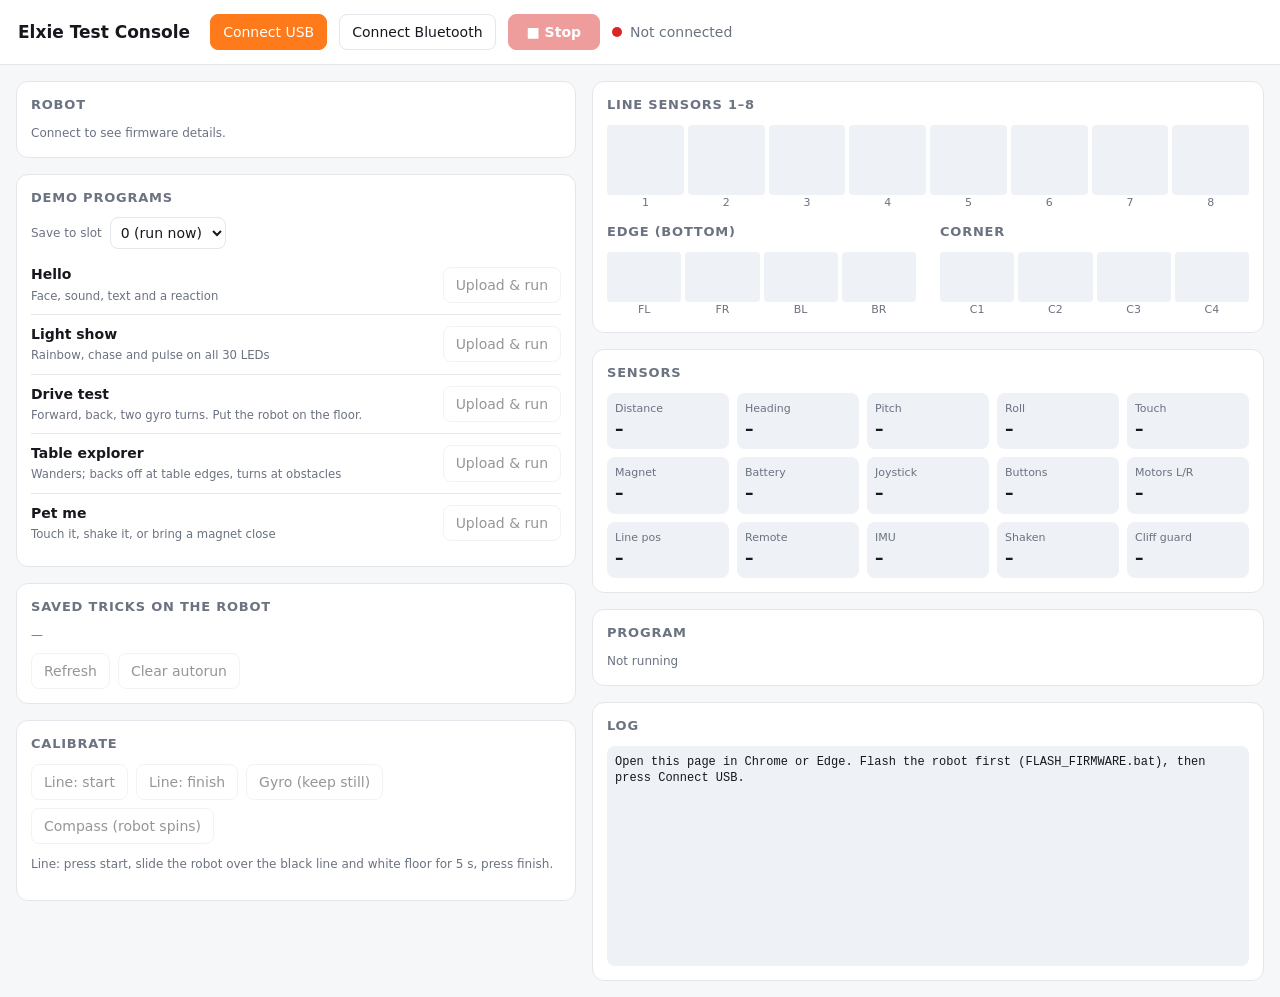
<file: blockcode/tools/test-console/ElxieTestConsole.html>
<!doctype html>
<html lang="en">
<head>
<meta charset="utf-8">
<meta name="viewport" content="width=device-width, initial-scale=1">
<title>Elxie Test Console</title>
<style>
:root{--bg:#f6f7f9;--card:#fff;--ink:#16181d;--mute:#6b7280;--line:#e3e6eb;--acc:#ff7a1a;--ok:#16a34a;--bad:#dc2626;--bar:#2563eb;--chip:#eef1f5}
@media (prefers-color-scheme:dark){:root{--bg:#0f1115;--card:#171a21;--ink:#eceff4;--mute:#9aa3b2;--line:#2a2f3a;--bar:#60a5fa;--chip:#222733}}
*{box-sizing:border-box}body{margin:0;background:var(--bg);color:var(--ink);font:14px/1.45 system-ui,-apple-system,Segoe UI,Roboto,sans-serif}
header{display:flex;align-items:center;gap:12px;flex-wrap:wrap;padding:14px 18px;border-bottom:1px solid var(--line);background:var(--card);position:sticky;top:0;z-index:2}
h1{font-size:17px;margin:0 8px 0 0}h2{font-size:13px;text-transform:uppercase;letter-spacing:.06em;color:var(--mute);margin:0 0 10px}
button{font:inherit;border:1px solid var(--line);background:var(--card);color:var(--ink);border-radius:8px;padding:7px 12px;cursor:pointer}
button:hover{border-color:var(--acc)}button.primary{background:var(--acc);border-color:var(--acc);color:#fff}button:disabled{opacity:.45;cursor:not-allowed}
button.stop{background:var(--bad);border-color:var(--bad);color:#fff;font-weight:600;padding:7px 18px}
#status{display:flex;align-items:center;gap:8px;color:var(--mute)}.dot{width:10px;height:10px;border-radius:50%;background:var(--bad)}.dot.on{background:var(--ok)}
main{display:grid;grid-template-columns:minmax(300px,1fr) minmax(300px,1.2fr);gap:16px;padding:16px;max-width:1300px;margin:auto}
@media(max-width:820px){main{grid-template-columns:1fr}}
.card{background:var(--card);border:1px solid var(--line);border-radius:12px;padding:14px}
.col{display:flex;flex-direction:column;gap:16px}
.demo{display:flex;justify-content:space-between;align-items:center;gap:10px;padding:9px 0;border-top:1px solid var(--line)}.demo:first-of-type{border-top:0}
.demo b{display:block}.demo small{color:var(--mute)}
.row{display:flex;gap:8px;flex-wrap:wrap;align-items:center}
.bars{display:grid;grid-template-columns:repeat(8,1fr);gap:4px;align-items:end;height:70px}
.bars4{grid-template-columns:repeat(4,1fr);height:50px}
.b{background:var(--chip);border-radius:4px;position:relative;height:100%;overflow:hidden}.b i{position:absolute;bottom:0;left:0;right:0;background:var(--bar)}
.b.hit i{background:var(--acc)}
.lbl{display:grid;grid-template-columns:repeat(8,1fr);gap:4px;font-size:11px;color:var(--mute);text-align:center}.lbl4{grid-template-columns:repeat(4,1fr)}
.kv{display:grid;grid-template-columns:repeat(auto-fill,minmax(120px,1fr));gap:8px}
.kv div{background:var(--chip);border-radius:8px;padding:8px}.kv small{display:block;color:var(--mute);font-size:11px}.kv b{font-size:17px;font-variant-numeric:tabular-nums}
#log{height:220px;overflow:auto;background:var(--chip);border-radius:8px;padding:8px;font:12px/1.4 ui-monospace,Consolas,monospace;white-space:pre-wrap}
.slot{display:flex;justify-content:space-between;align-items:center;padding:6px 0;border-top:1px solid var(--line)}
select{font:inherit;padding:6px;border-radius:8px;border:1px solid var(--line);background:var(--card);color:var(--ink)}
.note{color:var(--mute);font-size:12px}
.err{color:var(--bad)}
</style>
</head>
<body>
<header>
  <h1>Elxie Test Console</h1>
  <button id="btnUsb" class="primary">Connect USB</button>
  <button id="btnBle">Connect Bluetooth</button>
  <button id="btnStop" class="stop" disabled>■ Stop</button>
  <span id="status"><span class="dot" id="dot"></span><span id="statusText">Not connected</span></span>
</header>
<main>
  <div class="col">
    <section class="card"><h2>Robot</h2><div id="info" class="note">Connect to see firmware details.</div></section>
    <section class="card"><h2>Demo programs</h2>
      <div class="row" style="margin-bottom:6px"><span class="note">Save to slot</span>
        <select id="slotSel"><option value="0">0 (run now)</option><option>1</option><option>2</option><option>3</option><option>4</option><option>5</option><option>6</option><option>7</option></select></div>
      <div id="demos"></div>
    </section>
    <section class="card"><h2>Saved tricks on the robot</h2><div id="slots" class="note">—</div>
      <div class="row" style="margin-top:8px"><button id="btnList" disabled>Refresh</button><button id="btnNoAuto" disabled>Clear autorun</button></div></section>
    <section class="card"><h2>Calibrate</h2>
      <div class="row"><button id="calLine1" disabled>Line: start</button><button id="calLine2" disabled>Line: finish</button><button id="calGyro" disabled>Gyro (keep still)</button><button id="calMag" disabled>Compass (robot spins)</button></div>
      <p class="note">Line: press start, slide the robot over the black line and white floor for 5 s, press finish.</p></section>
  </div>
  <div class="col">
    <section class="card"><h2>Line sensors 1–8</h2><div class="bars" id="line"></div><div class="lbl" id="lineL"></div>
      <div class="row" style="margin-top:12px;gap:24px">
        <div style="flex:1"><h2>Edge (bottom)</h2><div class="bars bars4" id="edge"></div><div class="lbl lbl4"><span>FL</span><span>FR</span><span>BL</span><span>BR</span></div></div>
        <div style="flex:1"><h2>Corner</h2><div class="bars bars4" id="depth"></div><div class="lbl lbl4"><span>C1</span><span>C2</span><span>C3</span><span>C4</span></div></div></div></section>
    <section class="card"><h2>Sensors</h2><div class="kv" id="kv"></div></section>
    <section class="card"><h2>Program</h2><div id="trace" class="note">Not running</div></section>
    <section class="card"><h2>Log</h2><div id="log"></div></section>
  </div>
</main>
<script>
const DEMOS = [{"id": "hello", "name": "Hello", "desc": "Face, sound, text and a reaction", "hex": "454c5842010001001700070048656c6c6f000000000000000000000000000000010140200102404101004023030000c03f36010740703448656c6c6f21000c906cb1"}, {"id": "lights", "name": "Light show", "desc": "Rainbow, chase and pulse on all 30 LEDs", "hex": "454c584201000100240000004c696768742073686f770000000000000000000001010100403201033601040300ff4047403201033601020380207f4b403201033640343485a862a3"}, {"id": "drive_test", "name": "Drive test", "desc": "Forward, back, two gyro turns. Put the robot on the floor.", "hex": "454c584201000100210000004472697665207465737400000000000000000000010101280101401001020128010140100101015a40110102015a40110105404134cf2fc4f4"}, {"id": "table_guard", "name": "Table explorer", "desc": "Wanders; backs off at table edges, turns at obstacles", "hex": "[base64]"}, {"id": "pet", "name": "Pet me", "desc": "Touch it, shake it, or bring a magnet close", "hex": "454c58420100040018000000506574206d6500000000000000000000000000000100050006000a0009001300010040203401014070340107402001034041340107407034400d9009"}];
const SVC='8d3a0001-5e1c-4a8e-9b2d-e1a1e0c0de01', RXU='8d3a0002-5e1c-4a8e-9b2d-e1a1e0c0de01', TXU='8d3a0003-5e1c-4a8e-9b2d-e1a1e0c0de01';
const C={HELLO:1,PING:2,UP_BEGIN:0x10,UP_CHUNK:0x11,UP_END:0x12,RUN:0x13,STOP:0x14,LIST:0x15,DELETE:0x16,AUTORUN:0x17,TELEMETRY:0x20,TRACE:0x21,CAL:0x30};
const M={ACK:0x80,INFO:0x81,PONG:0x82,SLOTS:0x85,NAK:0x8F,TEL:0x90,TRACE:0x91,STATUS:0x92,ERROR:0x93};
const ERR={1:'TOO_SMALL',2:'BAD_MAGIC',3:'BAD_VERSION',4:'TOO_MANY_SCRIPTS',5:'TOO_MANY_VARS',6:'BAD_LENGTH',7:'BAD_CRC',8:'BAD_SCRIPT_OFFSET',9:'BAD_OPCODE',10:'BAD_JUMP',11:'BAD_VAR',12:'BAD_SYSCALL',13:'BAD_EVENT',14:'BAD_STRINGS',15:'TRUNCATED',0x41:'BAD_SLOT',0x42:'BAD_SEQUENCE',0x43:'TOO_LARGE',0x44:'CRC_MISMATCH',0x45:'STORAGE',0x46:'EMPTY_SLOT',0x47:'UNKNOWN_CMD',0x48:'BAD_ARGS'};
const RTERR={1:'STACK_OVERFLOW',2:'STACK_UNDERFLOW',3:'BAD_OPCODE',4:'BAD_SYSCALL',5:'BAD_STRING'};
const $=id=>document.getElementById(id);
const logEl=$('log');
function log(t,cls){const d=document.createElement('div');if(cls)d.className=cls;d.textContent=t;logEl.appendChild(d);while(logEl.childNodes.length>400)logEl.removeChild(logEl.firstChild);logEl.scrollTop=logEl.scrollHeight;}

function crc16(b){let c=0xFFFF;for(const x of b){c^=x<<8;for(let k=0;k<8;k++)c=(c&0x8000)?((c<<1)^0x1021)&0xFFFF:(c<<1)&0xFFFF;}return c;}
const crcT=(()=>{const t=new Uint32Array(256);for(let n=0;n<256;n++){let c=n;for(let k=0;k<8;k++)c=c&1?0xEDB88320^(c>>>1):c>>>1;t[n]=c>>>0;}return t;})();
function crc32(b){let c=0xFFFFFFFF;for(const x of b)c=crcT[(c^x)&0xFF]^(c>>>8);return (c^0xFFFFFFFF)>>>0;}
function frame(type,p=new Uint8Array()){const b=new Uint8Array(p.length+7);b[0]=0xA5;b[1]=0x5A;b[2]=type;b[3]=p.length&255;b[4]=p.length>>8;b.set(p,5);const c=crc16(b.subarray(2,5+p.length));b[5+p.length]=c&255;b[6+p.length]=c>>8;return b;}
const hex2u8=h=>new Uint8Array(h.match(/../g).map(x=>parseInt(x,16)));

class Parser{constructor(onMsg,onText){this.buf=[];this.onMsg=onMsg;this.onText=onText;this.text='';}
 feed(data){for(const x of data)this.buf.push(x);
  for(;;){let i=-1;for(let k=0;k+1<this.buf.length;k++)if(this.buf[k]===0xA5&&this.buf[k+1]===0x5A){i=k;break;}
   const junkEnd=i<0?(this.buf.length&&this.buf[this.buf.length-1]===0xA5?this.buf.length-1:this.buf.length):i;
   if(junkEnd>0){this.text+=String.fromCharCode(...this.buf.splice(0,junkEnd).filter(c=>c===10||(c>=32&&c<127)));let n;while((n=this.text.indexOf('\n'))>=0){const l=this.text.slice(0,n).trim();this.text=this.text.slice(n+1);if(l)this.onText(l);}if(i>=0)i=0;}
   if(i<0||this.buf.length<5)return;
   const len=this.buf[3]|(this.buf[4]<<8);if(len>512){this.buf.splice(0,2);continue;}
   if(this.buf.length<len+7)return;
   const body=this.buf.slice(2,5+len),c=this.buf[5+len]|(this.buf[6+len]<<8);
   if(crc16(body)===c){this.buf.splice(0,len+7);this.onMsg(body[0],new Uint8Array(body.slice(3)));}else this.buf.splice(0,2);}}}

let link=null, waiters=[], busy=Promise.resolve(), running=false;
function onMsg(t,p){
 if(t===M.TEL)return showTel(p);
 if(t===M.TRACE)return showTrace(p);
 if(t===M.STATUS){running=!!p[0];$('trace').textContent=running?'Running slot '+p[1]:'Not running';if(!running&&p[2])log('Last error: '+RTERR[p[2]],'err');return;}
 if(t===M.ERROR){log(`Runtime error ${RTERR[p[0]]||p[0]} in script ${p[1]} at pc ${p[2]|(p[3]<<8)}`,'err');return;}
 const w=waiters.shift(); if(w) w(t,p);
}
function request(cmd,payload=new Uint8Array(),timeout=4000){
 const job=busy.then(()=>new Promise((res,rej)=>{
  const to=setTimeout(()=>{waiters=waiters.filter(x=>x!==h);rej(new Error('no reply'));},timeout);
  const h=(t,p)=>{clearTimeout(to);if(t===M.NAK)rej(new Error(ERR[p[1]]||('NAK '+p[1])));else res([t,p]);};
  waiters.push(h); link.write(frame(cmd,payload)).catch(e=>{clearTimeout(to);rej(e);});
 }));
 busy=job.catch(()=>{}); return job;
}

async function connectUsb(){
 const port=await navigator.serial.requestPort();
 await port.open({baudRate:115200});
 try{await port.setSignals({dataTerminalReady:false,requestToSend:false});}catch(e){}
 const parser=new Parser(onMsg,l=>log(l));
 const writer=port.writable.getWriter();
 link={kind:'USB',write:b=>writer.write(b),close:async()=>{try{reader.cancel();}catch(e){}writer.releaseLock();await port.close();}};
 const reader=port.readable.getReader();
 (async()=>{try{for(;;){const {value,done}=await reader.read();if(done)break;parser.feed(value);}}catch(e){log('USB read stopped: '+e.message,'err');}disconnected();})();
 await new Promise(r=>setTimeout(r,300));
 await afterConnect();
}
async function connectBle(){
 const dev=await navigator.bluetooth.requestDevice({filters:[{services:[SVC]},{namePrefix:'ELXIE'},{namePrefix:'Elxie'}],optionalServices:[SVC]});
 const gatt=await dev.gatt.connect(); const svc=await gatt.getPrimaryService(SVC);
 const rx=await svc.getCharacteristic(RXU), tx=await svc.getCharacteristic(TXU);
 const parser=new Parser(onMsg,l=>log(l));
 tx.addEventListener('characteristicvaluechanged',e=>parser.feed(new Uint8Array(e.target.value.buffer)));
 await tx.startNotifications();
 dev.addEventListener('gattserverdisconnected',disconnected);
 link={kind:'Bluetooth',write:async b=>{for(let i=0;i<b.length;i+=20)await rx.writeValueWithResponse(b.slice(i,i+20));},close:async()=>gatt.disconnect()};
 await afterConnect();
}
async function afterConnect(){
 const [,p]=await request(C.HELLO);
 const dv=new DataView(p.buffer);
 const name=new TextDecoder().decode(p.subarray(44,64)).replace(/\0.*$/,'');
 let ns=0;for(let i=8;i<40;i++){let x=p[i];while(x){ns+=x&1;x>>=1;}}
 $('info').innerHTML=`<b>${name}</b> firmware ${p[0]}.${p[1]} · bytecode v${p[2]}<br><span class="note">${p[5]} slots · ${p[6]} scripts · ${p[7]} variables · ${ns} blocks supported · ${p[42]} LEDs · max program ${dv.getUint16(3,true)} B</span>`;
 setConnected(true); log('Connected via '+link.kind);
 await request(C.TELEMETRY,new Uint8Array([100,0]));
 await request(C.TRACE,new Uint8Array([1]));
 await listSlots();
}
function disconnected(){if(!link)return;link=null;waiters=[];setConnected(false);log('Disconnected','err');}
function setConnected(on){$('dot').classList.toggle('on',on);$('statusText').textContent=on?'Connected ('+link.kind+')':'Not connected';
 for(const id of ['btnStop','btnList','btnNoAuto','calLine1','calLine2','calGyro','calMag'])$(id).disabled=!on;
 document.querySelectorAll('.demo button').forEach(b=>b.disabled=!on);$('btnUsb').textContent=on?'Disconnect':'Connect USB';$('btnBle').disabled=on;}

async function upload(img,slot){
 const pb=new Uint8Array(7);const dv=new DataView(pb.buffer);pb[0]=slot;dv.setUint16(1,img.length,true);dv.setUint32(3,crc32(img),true);
 await request(C.UP_BEGIN,pb);
 let off=0;const CH=128;
 while(off<img.length){const chunk=img.subarray(off,off+CH);const p=new Uint8Array(chunk.length+2);p[0]=off&255;p[1]=off>>8;p.set(chunk,2);
  const [,a]=await request(C.UP_CHUNK,p);off=a[1]|(a[2]<<8);}
 await request(C.UP_END,new Uint8Array(),6000);
}
async function runDemo(d){
 const slot=+$('slotSel').value;
 try{log(`Uploading "${d.name}" to slot ${slot}…`);await upload(hex2u8(d.hex),slot);
  if(slot===0){await request(C.RUN,new Uint8Array([0]));log('Running "'+d.name+'"');}else log('Saved. Run it from the list or the robot menu.');
  await listSlots();}catch(e){log('Failed: '+e.message,'err');}
}
async function listSlots(){
 const [,p]=await request(C.LIST);const el=$('slots');el.innerHTML='';el.classList.remove('note');
 for(let i=0;i<p[0];i++){const e=p.subarray(1+i*20,21+i*20);if(!(e[1]&1))continue;
  const name=new TextDecoder().decode(e.subarray(4,20)).replace(/\0.*$/,'')||'(untitled)';
  const row=document.createElement('div');row.className='slot';
  row.innerHTML=`<span>Slot ${e[0]} · <b>${name}</b> ${e[1]&2?'★ autorun':''}</span>`;
  const btns=document.createElement('span');btns.className='row';
  const mk=(t,f)=>{const b=document.createElement('button');b.textContent=t;b.onclick=f;btns.appendChild(b);};
  mk('Run',()=>request(C.RUN,new Uint8Array([e[0]])).catch(x=>log(x.message,'err')));
  if(e[0])mk('Autorun',()=>request(C.AUTORUN,new Uint8Array([e[0]])).then(listSlots));
  mk('Delete',()=>request(C.DELETE,new Uint8Array([e[0]])).then(listSlots));
  row.appendChild(btns);el.appendChild(row);}
 if(!el.childNodes.length){el.textContent='No programs saved yet.';el.classList.add('note');}
}

function bars(id,n,lbl){const el=$(id);el.innerHTML='';for(let i=0;i<n;i++){const b=document.createElement('div');b.className='b';b.innerHTML='<i style="height:0"></i>';el.appendChild(b);}
 if(lbl){$(lbl).innerHTML='';for(let i=1;i<=n;i++){const s=document.createElement('span');s.textContent=i;$(lbl).appendChild(s);}}}
function setBars(id,vals,th){[...$(id).children].forEach((b,i)=>{b.firstChild.style.height=vals[i]+'%';b.classList.toggle('hit',vals[i]>=th);});}
const KV=['Distance','Heading','Pitch','Roll','Touch','Magnet','Battery','Joystick','Buttons','Motors L/R','Line pos','Remote','IMU','Shaken','Cliff guard'];
function kvInit(){$('kv').innerHTML=KV.map(k=>`<div><small>${k}</small><b id="kv_${k.replace(/\W/g,'')}">–</b></div>`).join('');}
const setKV=(k,v)=>{$('kv_'+k.replace(/\W/g,'')).textContent=v;};
function showTel(p){const dv=new DataView(p.buffer,p.byteOffset);
 setBars('line',[...p.subarray(4,12)],50);setBars('edge',[...p.subarray(12,16)],85);setBars('depth',[...p.subarray(16,20)],70);
 const d=dv.getUint16(20,true)/10;setKV('Distance',d>=399?'nothing':d.toFixed(0)+' cm');
 setKV('Pitch',(dv.getInt16(22,true)/10).toFixed(0)+'°');setKV('Roll',(dv.getInt16(24,true)/10).toFixed(0)+'°');
 const f=p[34];setKV('Touch',p[28]&1?'touched':'–');
 setKV('Joystick',`${dv.getInt8(30)}, ${dv.getInt8(31)}`);const bt=dv.getUint16(32,true);setKV('Buttons',[(bt&1)?'A':'',(bt&2)?'B':'',(bt&4)?'stick':''].filter(Boolean).join(' ')||'–');
 setKV('Remote',f&1?'connected':'–');setKV('IMU',f&2?'ok':'missing');setKV('Shaken',f&4?'yes':'–');setKV('Cliff guard',f&8?'ACTIVE':'–');
 setKV('Motors LR',`${dv.getInt8(35)} / ${dv.getInt8(36)}`);setKV('Line pos',dv.getInt8(37));setKV('Battery',p[39]+'%');
 if(p.length>=44){setKV('Heading',(dv.getUint16(40,true)/10).toFixed(0)+'°'+(p[43]?'':' (gyro)'));setKV('Magnet',p[42]);}
}
function showTrace(p){const n=p[1];const st=['idle','run','wait'];let s=[];for(let i=0;i<n;i++)s.push(`script ${i}: ${st[p[2+i*3]]} @${p[3+i*3]|(p[4+i*3]<<8)}`);
 const k=2+n*3,nv=p[k];const dv=new DataView(p.buffer,p.byteOffset);const v=[];for(let i=0;i<nv;i++)v.push(dv.getFloat32(k+1+i*4,true).toFixed(2));
 $('trace').textContent=(p[0]?'Running · ':'Stopped · ')+s.join(' · ')+(nv?' · vars: '+v.join(', '):'');}

bars('line',8,'lineL');bars('edge',4);bars('depth',4);kvInit();
for(const d of DEMOS){const r=document.createElement('div');r.className='demo';r.innerHTML=`<div><b>${d.name}</b><small>${d.desc}</small></div>`;
 const b=document.createElement('button');b.textContent='Upload & run';b.disabled=true;b.onclick=()=>runDemo(d);r.appendChild(b);$('demos').appendChild(r);}
$('slotSel').onchange=()=>document.querySelectorAll('.demo button').forEach(b=>b.textContent=$('slotSel').value==='0'?'Upload & run':'Save');
$('btnUsb').onclick=async()=>{if(link){await link.close();disconnected();return;}if(!('serial' in navigator))return log('This browser has no Web Serial. Use Chrome or Edge.','err');try{await connectUsb();}catch(e){log('USB: '+e.message,'err');}};
$('btnBle').onclick=async()=>{if(!('bluetooth' in navigator))return log('This browser has no Web Bluetooth. Use Chrome or Edge.','err');try{await connectBle();}catch(e){log('Bluetooth: '+e.message,'err');}};
$('btnStop').onclick=()=>request(C.STOP).catch(e=>log(e.message,'err'));
$('btnList').onclick=()=>listSlots().catch(e=>log(e.message,'err'));
$('btnNoAuto').onclick=()=>request(C.AUTORUN,new Uint8Array([0xFF])).then(listSlots);
$('calLine1').onclick=()=>request(C.CAL,new Uint8Array([1])).then(()=>log('Slide the robot over line and floor, then press "Line: finish".'));
$('calLine2').onclick=()=>request(C.CAL,new Uint8Array([2])).then(()=>log('Line calibration saved.'));
$('calGyro').onclick=()=>request(C.CAL,new Uint8Array([3]),6000).then(()=>log('Gyro calibrated.'));
$('calMag').onclick=()=>request(C.CAL,new Uint8Array([4])).then(()=>log('Robot is spinning for 6 s to calibrate the compass.'));
log('Open this page in Chrome or Edge. Flash the robot first (FLASH_FIRMWARE.bat), then press Connect USB.');
</script>
</body></html>
</file>
<file: blockcode/apps/studio/css/app.css>
:root {
  --brand: #FF7A1A; --brand-dark: #E2630A; --ink: #23263a; --mute: #6b7084; --line: #e3e6ee;
  --panel: #ffffff; --bg: #F2F3F7; --go: #3FB950; --stop: #EC5959; --chip: #F2F4F8;
  --font: Nunito, "Helvetica Neue", Helvetica, Arial, sans-serif;
}
* { box-sizing: border-box; }
html, body { height: 100%; margin: 0; }
body { font: 600 14px/1.4 var(--font); color: var(--ink); background: var(--bg); display: flex; flex-direction: column; overflow: hidden; }
button { font: inherit; cursor: pointer; }

/* ---------- menu bar */
.menubar { display: flex; align-items: center; gap: 10px; height: 52px; padding: 0 12px; background: var(--brand); color: #fff; flex: none; }
.brand { display: flex; align-items: center; gap: 8px; font-weight: 800; font-size: 18px; margin-right: 6px; white-space: nowrap; }
.brand svg { width: 30px; height: 30px; }
.menu { display: flex; gap: 2px; }
.menu button, .menubar .tier { background: transparent; border: 0; color: #fff; padding: 8px 12px; border-radius: 8px; font-weight: 700; }
.menu button:hover { background: rgba(255,255,255,.18); }
.projname { background: rgba(255,255,255,.18); border: 1px solid rgba(255,255,255,.35); color: #fff; font: 700 14px var(--font); padding: 7px 10px; border-radius: 8px; width: 220px; }
.projname:focus { outline: none; background: #fff; color: var(--ink); }
.spacer { flex: 1; }
.menubar .tier { background: rgba(255,255,255,.18); }
.menubar .tier option { color: var(--ink); }
.connect { display: flex; align-items: center; gap: 8px; background: #fff; color: var(--brand-dark); border: 0; padding: 8px 14px; border-radius: 20px; font-weight: 800; white-space: nowrap; }
.led { width: 10px; height: 10px; border-radius: 50%; background: #c9ccd6; }
.led.on { background: var(--go); box-shadow: 0 0 0 3px rgba(63,185,80,.25); }

/* ---------- layout */
.main { flex: 1; display: flex; min-height: 0; }
#blocklyArea { flex: 1; position: relative; min-width: 0; }
#blocklyDiv { position: absolute; inset: 0; }
.side { width: 330px; flex: none; overflow-y: auto; padding: 12px; display: flex; flex-direction: column; gap: 12px; border-left: 1px solid var(--line); background: var(--bg); }

.runbar { display: flex; align-items: center; gap: 10px; }
.flag, .stop { display: flex; align-items: center; gap: 6px; border: 0; border-radius: 12px; height: 46px; padding: 0 18px; color: #fff; font-weight: 800; font-size: 16px; box-shadow: 0 2px 0 rgba(0,0,0,.12); }
.flag { background: var(--go); }
.flag:hover { filter: brightness(1.05); }
.stop { background: var(--stop); padding: 0 14px; }
.flag svg, .stop svg { width: 22px; height: 22px; }
.runstate { color: var(--mute); font-size: 13px; }
.runstate.on { color: var(--go); }

.panel { background: var(--panel); border: 1px solid var(--line); border-radius: 14px; padding: 12px; }
.panel h3 { margin: 0 0 8px; font-size: 13px; text-transform: uppercase; letter-spacing: .05em; color: var(--mute); }
.muted { color: var(--mute); }
.tiny { font-size: 11px; color: var(--mute); }
.tiles { display: grid; grid-template-columns: repeat(3, 1fr); gap: 6px; margin-top: 8px; }
.tile { background: var(--chip); border-radius: 10px; padding: 6px 8px; }
.tile small { display: block; font-size: 11px; color: var(--mute); }
.tile b { font-size: 15px; font-variant-numeric: tabular-nums; }
.linebox { margin-top: 8px; }
.lineBars { display: grid; grid-template-columns: repeat(8, 1fr); gap: 3px; height: 34px; align-items: end; margin-top: 3px; }
.lineBars i { display: block; background: #d9dde7; border-radius: 3px; height: 4px; transition: height .1s; }
.lineBars i.hit { background: #23263a; }
.edgeDots { display: grid; grid-template-columns: repeat(4, 1fr); gap: 4px; margin-top: 3px; }
.edgeDots span { text-align: center; font-size: 11px; padding: 3px 0; border-radius: 6px; background: var(--chip); color: var(--mute); }
.edgeDots span.hit { background: var(--stop); color: #fff; }

.vars { display: flex; flex-wrap: wrap; gap: 6px; }
.var { display: flex; border-radius: 6px; overflow: hidden; border: 1px solid #f0d3b8; font-size: 13px; }
.var span { padding: 3px 8px; background: #fff7f0; }
.var b { padding: 3px 8px; background: #FF8C1A; color: #fff; min-width: 36px; text-align: center; }

.slot { display: flex; align-items: center; justify-content: space-between; gap: 6px; padding: 6px 0; border-top: 1px solid var(--line); }
.slot:first-child { border-top: 0; }
.slot .nm { overflow: hidden; text-overflow: ellipsis; white-space: nowrap; }
.slot button, .row button, .wide, .ghost { border: 1px solid var(--line); background: #fff; border-radius: 8px; padding: 5px 10px; color: var(--ink); }
.slot button:hover, .row button:hover, .wide:hover { border-color: var(--brand); }
.wide { width: 100%; margin-top: 10px; padding: 8px; font-weight: 800; color: var(--brand-dark); }
button:disabled { opacity: .45; cursor: not-allowed; }
.row { display: flex; flex-wrap: wrap; gap: 6px; margin: 8px 0; }
details summary { cursor: pointer; color: var(--mute); font-size: 13px; text-transform: uppercase; letter-spacing: .05em; }
.log { height: 140px; overflow: auto; background: var(--chip); border-radius: 8px; padding: 6px; font: 11px/1.35 ui-monospace, Consolas, monospace; white-space: pre-wrap; }
.log .err { color: #c62828; }

.toast { position: fixed; left: 50%; bottom: 24px; transform: translate(-50%, 30px); opacity: 0; transition: .2s; background: var(--ink); color: #fff; padding: 10px 16px; border-radius: 12px; max-width: 520px; z-index: 50; pointer-events: none; }
.toast.show { opacity: 1; transform: translate(-50%, 0); }
.toast.bad { background: #c62828; }

dialog { border: 0; border-radius: 18px; padding: 22px; width: min(420px, 92vw); box-shadow: 0 20px 60px rgba(0,0,0,.25); font-family: var(--font); color: var(--ink); }
dialog::backdrop { background: rgba(35,38,58,.45); }
dialog h2 { margin: 0 0 4px; }
.choices { display: grid; grid-template-columns: 1fr 1fr; gap: 10px; margin: 14px 0; }
.choice { border: 2px solid var(--line); background: #fff; border-radius: 14px; padding: 16px 10px; text-align: center; }
.choice:hover { border-color: var(--brand); }
.choice b { display: block; font-size: 16px; }
.choice small { color: var(--mute); }
.saveSlots { display: grid; grid-template-columns: 1fr; gap: 6px; margin: 12px 0; }
.saveSlots button { text-align: left; border: 2px solid var(--line); background: #fff; border-radius: 10px; padding: 8px 12px; }
.saveSlots button:hover { border-color: var(--brand); }
.check { display: flex; gap: 8px; align-items: center; margin-bottom: 12px; }
.ghost { margin-top: 4px; }

/* Blockly tweaks for a Scratch-like feel */
.blocklyToolboxDiv { background: #fff; border-right: 1px solid var(--line); padding-top: 6px; }
.blocklyTreeRow { height: 34px !important; line-height: 34px !important; border-radius: 0 17px 17px 0; margin: 2px 6px 2px 0 !important; }
.blocklyTreeLabel { font: 700 14px var(--font) !important; }

@media (max-width: 900px) {
  .side { width: 270px; }
  .projname { width: 140px; }
  .brand span { display: none; }
}
</file>
